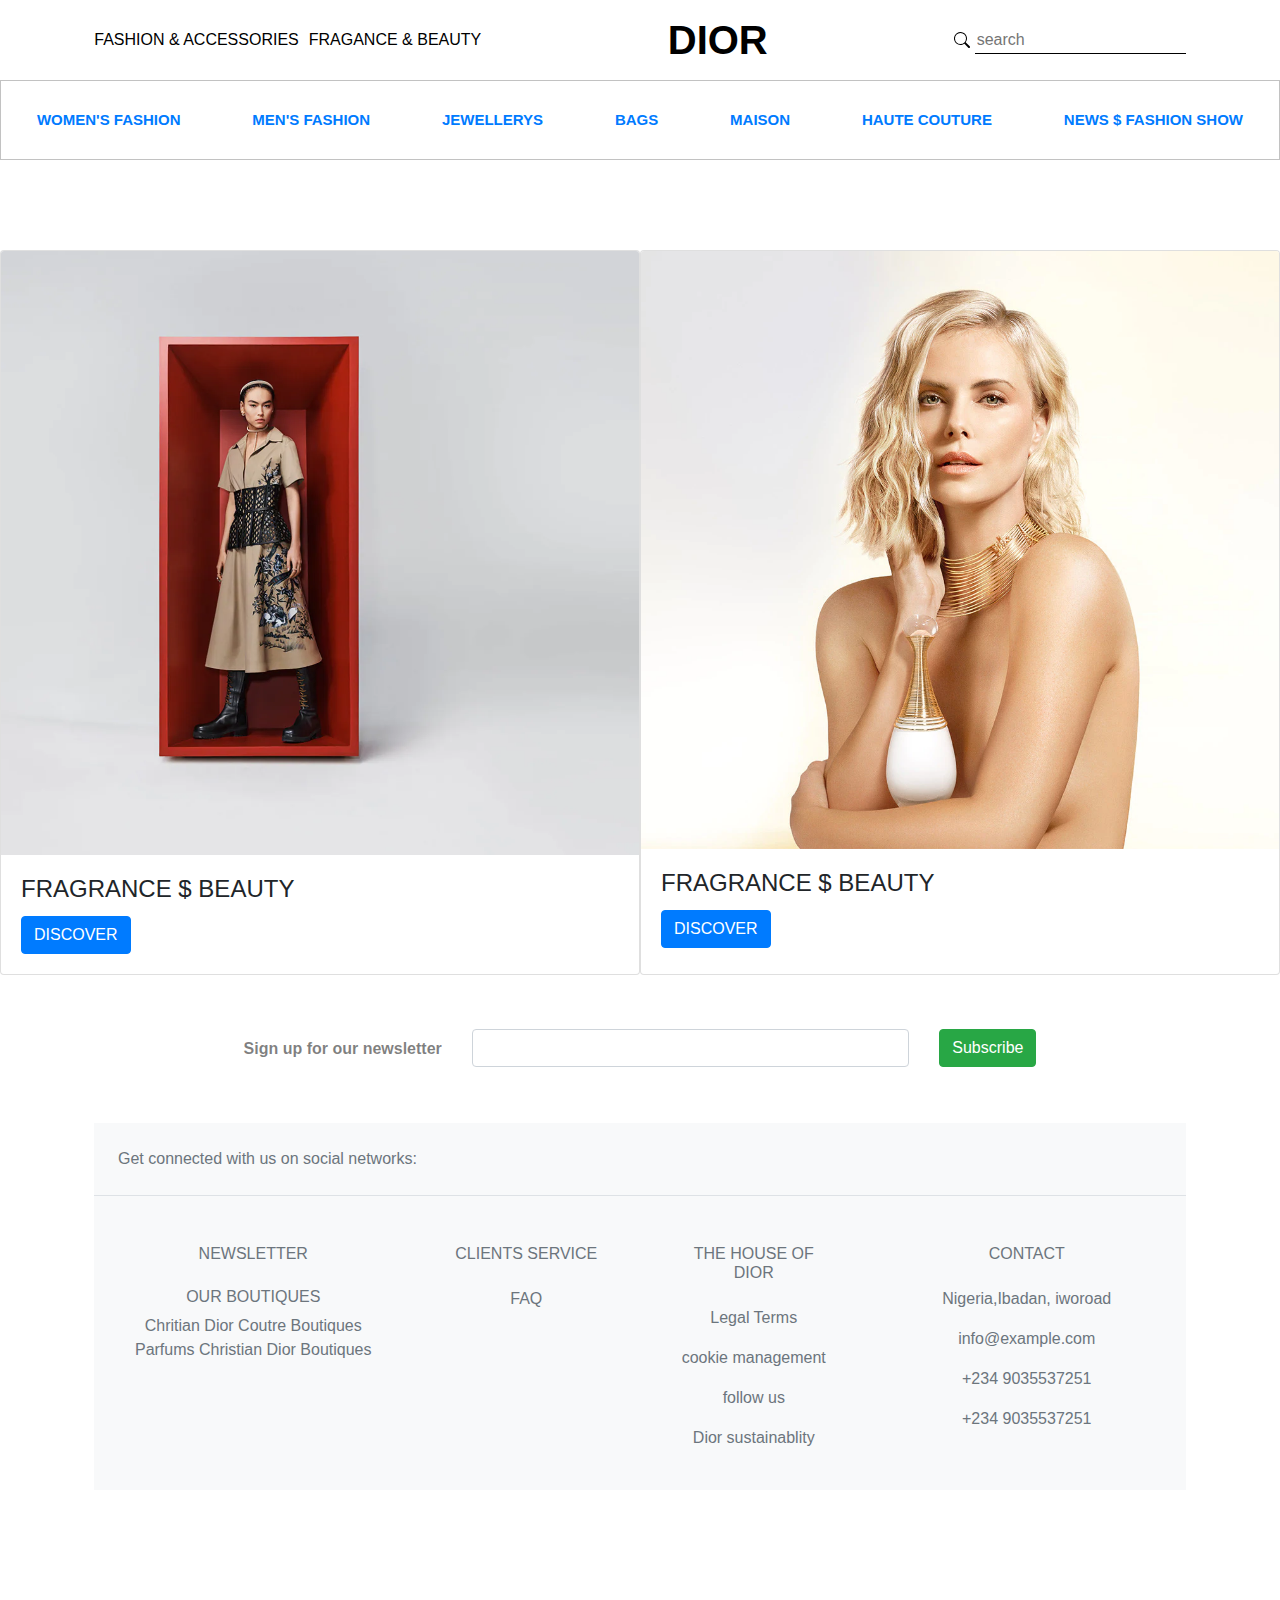
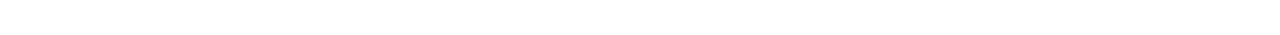
<file: index.html>
<!DOCTYPE html>
<html lang="en">
<head>
    <meta charset="UTF-8">
    <meta http-equiv="X-UA-Compatible" content="IE=edge">
    <meta name="viewport" content="width=device-width, initial-scale=1.0">
    <title>Document</title>
    <!-- Latest compiled and minified CSS -->
<link rel="stylesheet" href="https://cdn.jsdelivr.net/npm/bootstrap@4.6.1/dist/css/bootstrap.min.css">

<!-- jQuery library -->
<script src="https://cdn.jsdelivr.net/npm/jquery@3.6.0/dist/jquery.slim.min.js"></script>

<!-- Popper JS -->
<script src="https://cdn.jsdelivr.net/npm/popper.js@1.16.1/dist/umd/popper.min.js"></script>

<!-- Latest compiled JavaScript -->
<script src="https://cdn.jsdelivr.net/npm/bootstrap@4.6.1/dist/js/bootstrap.bundle.min.js"></script>
<link rel="stylesheet" href="./HTML/CSS/dior.css">
</head>
<body>
  <div class="jam">
<div class="allHead">
  <header class="head">
    <div class="head2">
    <a href=""><div class="r1">FASHION & ACCESSORIES</div></a>
      <a href=""><div class="roqueeb">FRAGANCE & BEAUTY</div></a>
    </div>
    <a href=""><div class="diortext">DIOR</div></a>
    <a href="">
      <svg xmlns="http://www.w3.org/2000/svg" width="16" height="16" fill="currentColor" class="bi bi-search" viewBox="0 0 16 16">
        <path d="M11.742 10.344a6.5 6.5 0 1 0-1.397 1.398h-.001c.03.04.062.078.098.115l3.85 3.85a1 1 0 0 0 1.415-1.414l-3.85-3.85a1.007 1.007 0 0 0-.115-.1zM12 6.5a5.5 5.5 0 1 1-11 0 5.5 5.5 0 0 1 11 0z"/>
        
      </svg>
      <input class="dark" type="text" placeholder="search">
    </div></a>
  </header>
  <div class="header2">
    <div class=""><a href="./HTML/up.html">WOMEN'S FASHION</a></div>
    <div class="hide1"><a href="">MEN'S FASHION</a></div>
    <div class=""><a href="">JEWELLERYS</a></div>
    <div class=""><a href="">BAGS</a></div>
    <div class=""><a href="">MAISON</a></div>
    <div class="hide1"><a href="">HAUTE COUTURE</a></div>
    <div class="hide1"><a href="">NEWS $ FASHION SHOW</a></div>
      
  <!-- </div>  -->
  
  </div>
</div>

  <div class="content">
    <!-- <div class="manual2">
        <div class="note">
          <div class="">
            <div>FASHION $ ACCESSORIES</div>
            <a  class="" href="./inside.html">discover</a>
          </div>
        </div>
        <div class="noteb">FRANGRANCE $ BEAUTY</div> 
        
    </div> -->

 
    
     
       <!-- <div class="give">
        <div class="phone">
          <div><p> FRAGRANCE$BEAUTY</p>
            <a class="down" href="../HTML/inside.html">FIND MORE</a>
          </div>
         
        </div>
        
     
        <div class="phone1">
          <div><p>FRAGRANCE $ BEAUTY</p> 
            <a href="../HTML/inside.html">FIND MORE</a>
          </div> -->
         
        </div>
      </div>
      <div class="none">
      <div class="card" style="width:50%">
        <img class="card-img-top" src="./IMAGES/cdc-dispatch12_1440_1200.webp" alt="Card image">
        <div class="card-body">
          <h4 class="card-title">FRAGRANCE $ BEAUTY</h4>
          <!-- <p class="card-text"></p> -->
          <a href="./HTML/inside.html" class="btn btn-primary">DISCOVER</a>
        </div>
      </div>
      <div class="card" style="width:50%">
        <img class="card-img-top" src="./IMAGES/pcd-dispatch21_1440_1200.webp" alt="Card image">
        <div class="card-body">
          <h4 class="card-title">FRAGRANCE $ BEAUTY</h4>
          <!-- <p class="card-text">Some example text.</p> -->
          <a href="./HTML/inside.html" class="btn btn-primary">DISCOVER</a>
        </div>
      </div>
    
      </div>
    
    
  </div>
  <footer class="calc">
    <!-- <div class="six">
      <h6>explore more</h6>
      <div>gift for her</div>
      <div>gift for him</div>
      <div>women's bags</div>
      <div>men's sneakers</div>
      <div>women's fashion</div>
    </div> -->

    <!-- <div  class="fulter content">
      <h6>expore</h6>
      <div>women's fashion</div>
      <div>men's fashion</div>
      <div class="nake">jewelry</div>
     </div> 


    <div  class="fulter">
     <h4>NEWSLETTER   </h4>
     <h4>CLIENT SERVICE</h4>
     <h4>THE HOUSE OF DIOR</h4>
     <h4 class="nake">COUNTRY/REGION</h4>
    </div>
    <div class="move">
     
    <form class="contactUs" action="">
      <input class="brands" type="text" placeholder="search your emails">
    </form>
    <div>contact</div>
    <div class="cap">legal terms</div>
    
    <form class="menu" action="">
      <input class="noke" type="text" placeholder="international version">
    </form>
    
     
    

      
      
   
    </div> -->
 
    

    <footer class=" text-center text-white">
      <!-- Grid container -->
      <div class="container p-4 pb-0">
        <!-- Section: Form -->
        <section class="">
          <form action="">
            <!--Grid row-->
            <div class="row d-flex justify-content-center">
              <!--Grid column-->
              <div class="col-auto text-black-50">
                <p class="pt-2">
                  <strong>Sign up for our newsletter</strong>
                </p>
              </div>
              <!--Grid column-->
    
              <!--Grid column-->
              <div class="col-md-5 col-12">
                <!-- Email input -->
                <div class="form-outline form-white mb-4">
                    <input type="email" id="form5Example29" class="form-control" />
                  <label class="form-label" for="form5Example29">Email address</label>
                </div>
              </div>
              <!--Grid column-->
    
              <!--Grid column-->
              <div class="col-auto">
                <!-- Submit button -->
                <button type="submit" class="btn btn-success mb-4">
                  Subscribe
                </button>
              </div>
              <!--Grid column-->
            </div>
            <!--Grid row-->
          </form>

          <footer class="text-center text-lg-start bg-light text-muted">
            <!-- Section: Social media -->
            <section class="d-flex justify-content-center justify-content-lg-between p-4 border-bottom">
              <!-- Left -->
              <div class="me-5 d-none d-lg-block">
                <span>Get connected with us on social networks:</span>
              </div>
              <!-- Left -->
          
              <!-- Right -->
              <div>
                <a href="" class="me-4 text-reset">
                  <i class="fab fa-facebook-f"></i>
                </a>
                <a href="" class="me-4 text-reset">
                  <i class="fab fa-twitter"></i>
                </a>
                <a href="" class="me-4 text-reset">
                  <i class="fab fa-google"></i>
                </a>
                <a href="" class="me-4 text-reset">
                  <i class="fab fa-instagram"></i>
                </a>
                <a href="" class="me-4 text-reset">
                  <i class="fab fa-linkedin"></i>
                </a>
                <a href="" class="me-4 text-reset">
                  <i class="fab fa-github"></i>
                </a>
              </div>
              <!-- Right -->
            </section>
            <!-- Section: Social media -->
          
            <!-- Section: Links  -->
            <section class="">
              <div class="container text-center text-md-start mt-5">
                <!-- Grid row -->
                <div class="row mt-3">
                  <!-- Grid column -->
                  <div class="col-md-3 col-lg-4 col-xl-3 mx-auto mb-4">
                    <!-- Content -->
                    <h6 class="text-uppercase fw-bold mb-4">
                      <i class="fas fa-gem me-3"></i>NEWSLETTER
                    </h6>
                    <p>
                     <h6>OUR BOUTIQUES</h6>
                     <div>Chritian Dior Coutre Boutiques</div>
                     <div>Parfums Christian Dior Boutiques</div>
                   
                    </p>
                  </div>
                  <!-- Grid column -->
          
                  <!-- Grid column -->
                  <div class="col-md-2 col-lg-2 col-xl-2 mx-auto mb-4">
                    <!-- Links -->
                    <h6 class="text-uppercase fw-bold mb-4">
                      CLIENTS SERVICE
                    </h6>
                    <p>
                      <a href="#!" class="text-reset">FAQ</a>
                    </p>
                    <p>
                      <!-- <a href="#!" class="text-reset">React</a> -->
                    </p>
                    <p>
                      <!-- <a href="#!" class="text-reset">Vue</a> -->
                    </p>
                    <p>
                      <!-- <a href="#!" class="text-reset">Laravel</a> -->
                    </p>
                  </div>
                  <!-- Grid column -->
          
                  <!-- Grid column -->
                  <div class="col-md-3 col-lg-2 col-xl-2 mx-auto mb-4">
                    <!-- Links -->
                    <h6 class="text-uppercase fw-bold mb-4">
                      THE HOUSE OF DIOR
                    </h6>
                    <p>
                      <a href="#!" class="text-reset">Legal Terms</a>
                    </p>
                    <p>
                      <a href="#!" class="text-reset">cookie management</a>
                    </p>
                    <p>
                      <a href="#!" class="text-reset">follow us</a>
                    </p>
                    <p>
                      <a href="#!" class="text-reset">Dior sustainablity</a>
                    </p>
                  </div>
                  <!-- Grid column -->
          
                  <!-- Grid column -->
                  <div class="col-md-4 col-lg-3 col-xl-3 mx-auto mb-md-0 mb-4">
                    <!-- Links -->
                    <h6 class="text-uppercase fw-bold mb-4">Contact</h6>
                    <p><i class="fas fa-home me-3"></i> Nigeria,Ibadan, iworoad</p>
                    <p>
                      <i class="fas fa-envelope me-3"></i>
                      info@example.com
                    </p>
                    <p><i class="fas fa-phone me-3"></i> +234 9035537251</p>
                    <p><i class="fas fa-print me-3"></i> +234 9035537251</p>
                  </div>
                  <!-- Grid column -->
                </div>
                <!-- Grid row -->
              </div>
            </section>
            <!-- Section: Links  -->
          
            <!-- Copyright -->
            
            <!-- Copyright -->
          </footer>
        </section>
        <!-- Section: Form -->
      </div>
      <!-- Grid container -->   
    </footer>
    
  </footer>
</div>

</body>
</html>
</file>
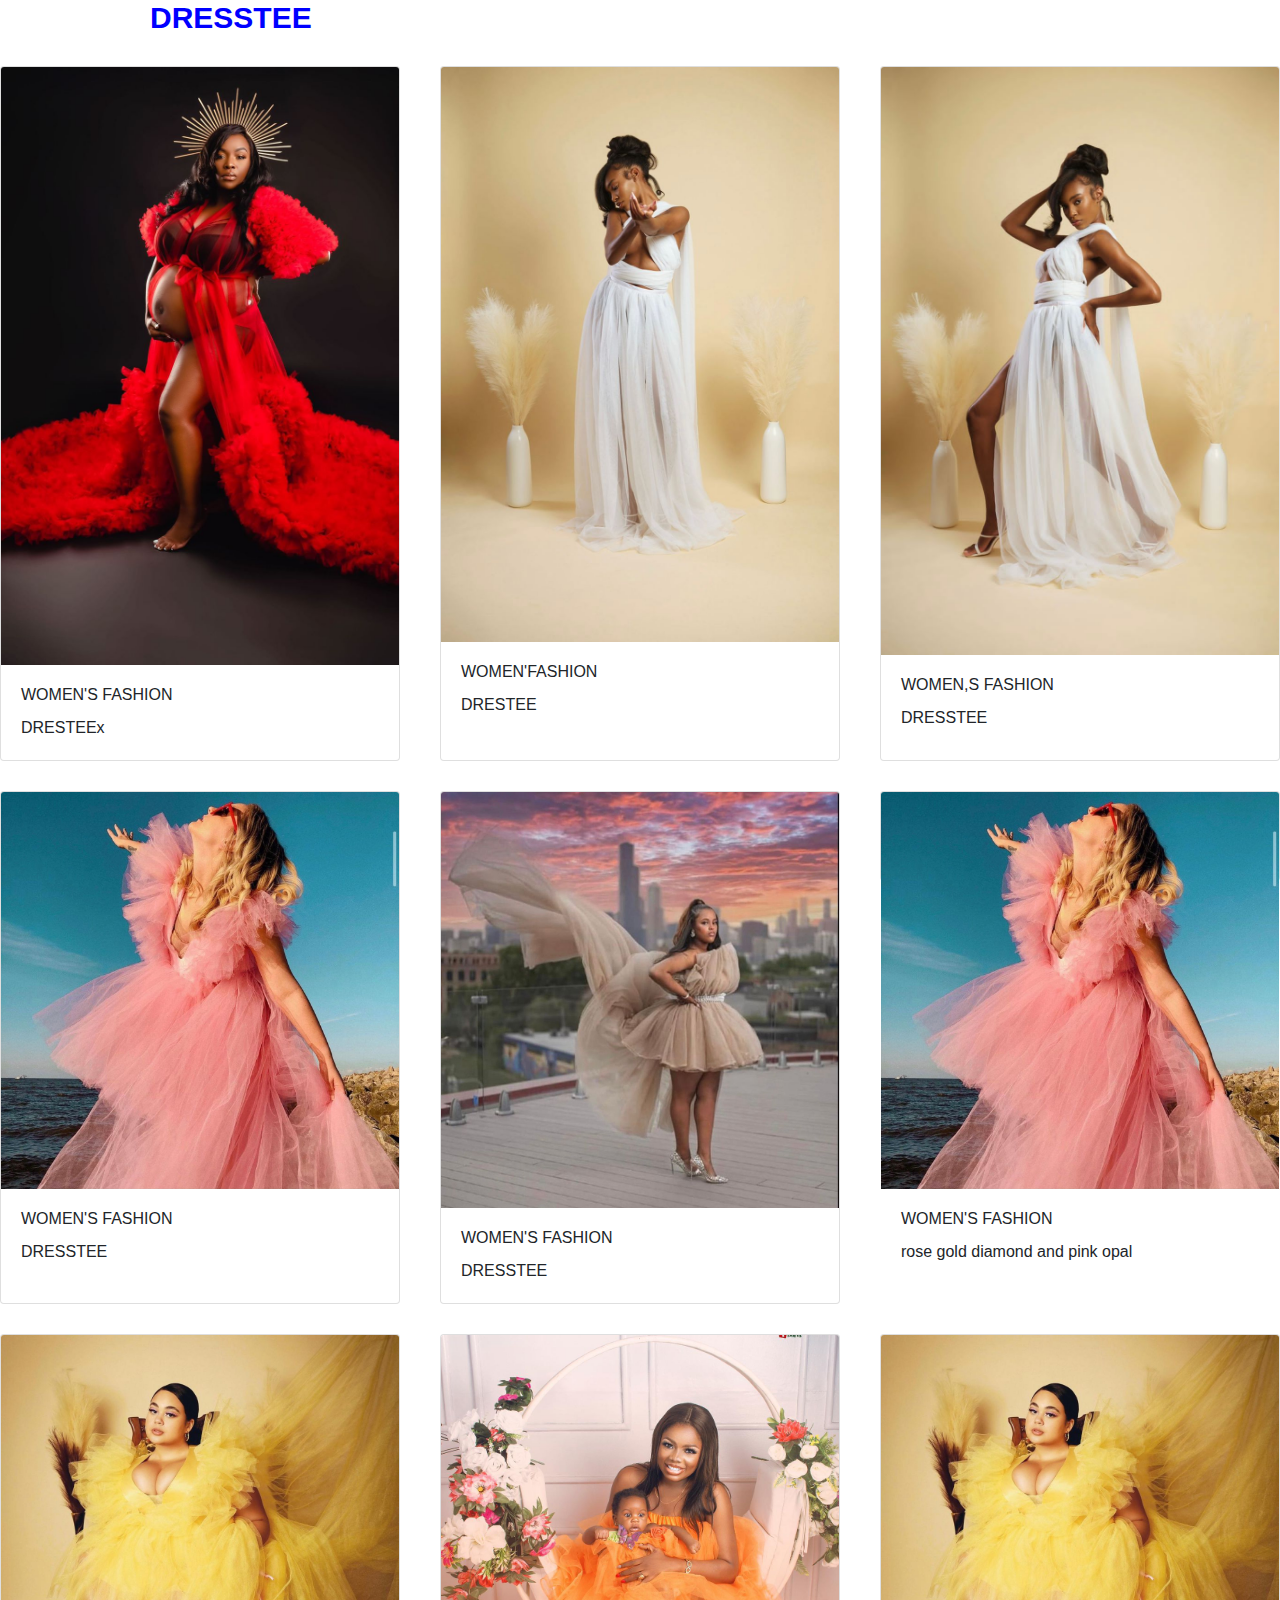
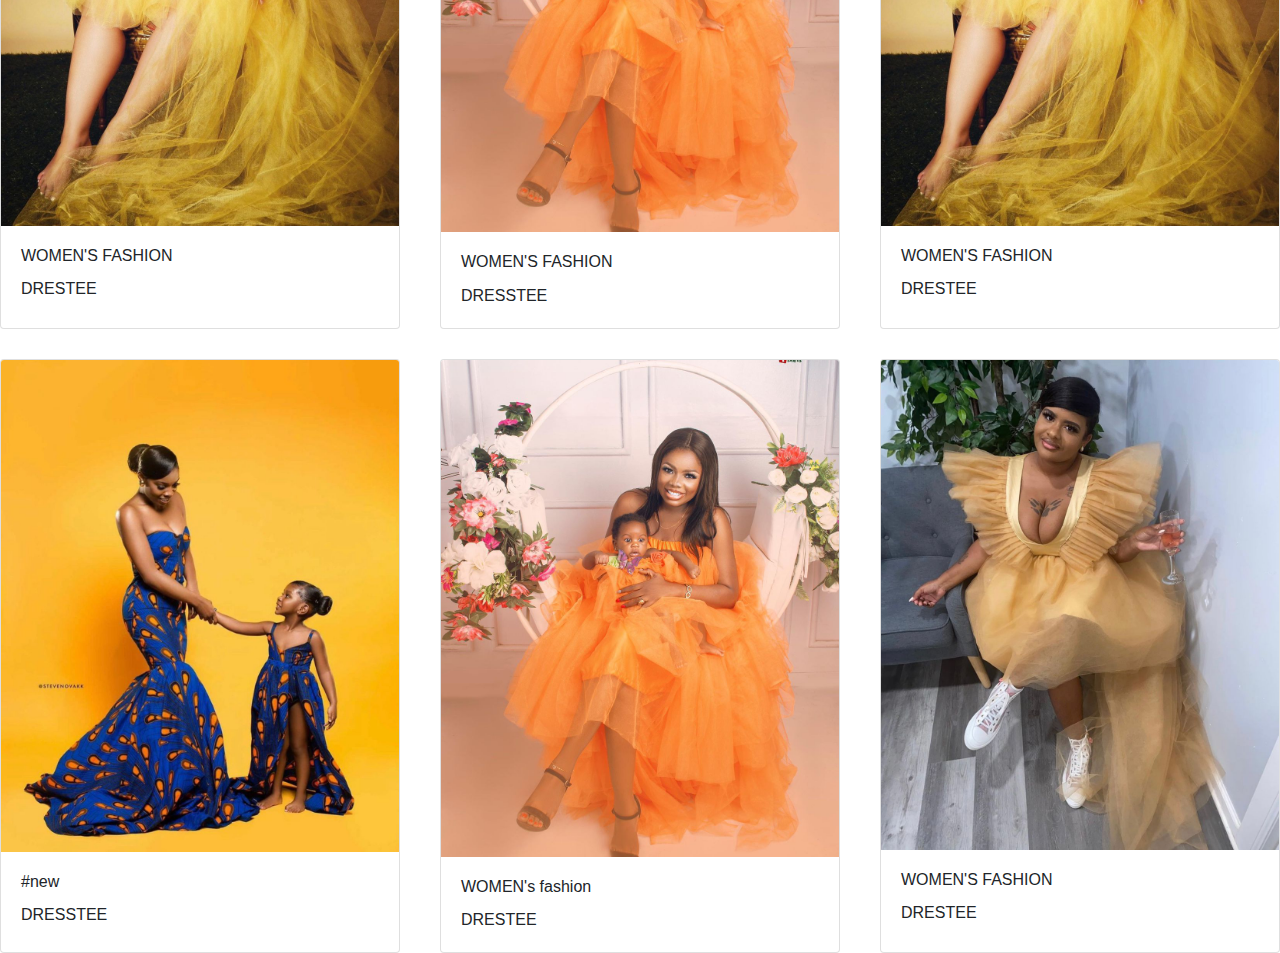
<file: HTML/drestee.html>
<!DOCTYPE html>
<htm lang="en">
<head>
    <meta charset="UTF-8">
    <meta http-equiv="X-UA-Compatible" content="IE=edge">
    <meta name="viewport" content="width=device-width, initial-scale=1.0">
    <title>Document</title>
     <!-- Latest compiled and minified CSS -->
<link rel="stylesheet" href="https://cdn.jsdelivr.net/npm/bootstrap@4.6.1/dist/css/bootstrap.min.css">

<!-- jQuery library -->
<script src="https://cdn.jsdelivr.net/npm/jquery@3.6.0/dist/jquery.slim.min.js"></script>

<!-- Popper JS -->
<script src="https://cdn.jsdelivr.net/npm/popper.js@1.16.1/dist/umd/popper.min.js"></script>

<!-- Latest compiled JavaScript -->
<script src="https://cdn.jsdelivr.net/npm/bootstrap@4.6.1/dist/js/bootstrap.bundle.min.js"></script>
<link rel="stylesheet" href="./CSS/drestee.css">
</head>

    <div class="body">
        <h4 class="dee">DRESSTEE</h4>
        <div class="new">
            <div class="card" style="width:400px">
                <img class="card-img-top" src="../IMAGES/PZRB9359.JPG" alt="Card image">
                <div class="card-body">
                  <h6 class="card-title">WOMEN'S FASHION</h6>
                  <p class="card-text">DRESTEEx</p>
                  <!-- <a href="#" class="btn btn-primary">See Profile</a> -->
                </div>
            </div>
            <div class="card" style="width:400px">
                <img class="card-img-top" src="../IMAGES/QRXI8272.JPG" alt="Card image">
                <div class="card-body">
                  <h6 class="card-title">WOMEN'FASHION</h6>
                  <p class="card-text">DRESTEE</p>
                  <!-- <a href="#" class="btn btn-primary">See Profile</a> -->
                </div>
            </div>
            <div class="card" style="width:400px">
                <img class="card-img-top" src="../IMAGES/CNKZ8537.JPG" alt="Card image">
                <div class="card-body">
                  <h6 class="card-title">WOMEN,S FASHION</h6>
                  <p class="card-text">DRESSTEE</p>
                  <!-- <a href="#" class="btn btn-primary">See Profile</a> -->
                </div>
            </div>
        </div>
        <div class="fake">
        <div class="card" style="width:400px">
            <img class="card-img-top" src="../IMAGES/good.jpg" alt="Card image">
            <div class="card-body">
              <h6 class="card-title">WOMEN'S FASHION</h6>
              <p class="card-text">DRESSTEE</p>
              <!-- <a href="#" class="btn btn-primary">See Profile</a> -->
            </div>
        </div>
        <div class="card" style="width:400px">
            <img class="card-img-top" src="../IMAGES/flu.jpg" alt="Card image">
            <div class="card-body">
              <h6 class="card-title">WOMEN'S FASHION</h6>
              <p class="card-text">DRESSTEE</p>
              <!-- <a href="#" class="btn btn-primary">See Profile</a> -->
            </div>
        </div>
        <div class="card a" style="width:400px">
            <img class="card-img-top" src="../IMAGES/good.jpg" alt="Card image">
            <div class="card-body">
              <h6 class="card-title">WOMEN'S FASHION</h6>
              <p class="card-text"> rose gold diamond and pink opal</p>
              <!-- <a href="#" class="btn btn-primary">See Profile</a> -->
            </div>
        </div>
        </div>
        <div class="demy">
            <div class="card" style="width:400px ">
                <img class="card-img-top" src="../IMAGES/yel.jpg" alt="Card image">
                <div class="card-body">
                  <h6 class="card-title">WOMEN'S FASHION</h6>
                  <p class="card-text">DRESTEE</p>
                  <!-- <a href="#" class="btn btn-primary">See Profile</a> -->
                </div>
            </div>
            <div class="card" style="width:400px">
                <img class="card-img-top" src="../IMAGES/des.jpg" alt="Card image">
                <div class="card-body">
                  <h6 class="card-title">WOMEN'S FASHION</h6>
                  <p class="card-text">DRESSTEE</p>
                  <!-- <a href="#" class="btn btn-primary">See Profile</a> -->
                </div>
            </div>
            <div class="card" style="width:400px">
                <img class="card-img-top" src="../IMAGES/yel.jpg" alt="Card image">
                <div class="card-body">
                  <h6 class="card-title">WOMEN'S FASHION</h6>
                  <p class="card-text">DRESTEE</p>
                  <!-- <a href="#" class="btn btn-primary">See Profile</a> -->
                </div>
            </div>

        </div>
        <div class="david">
            <div class="card" style="width:400px">
                <img class="card-img-top" src="../IMAGES/mother.jpg" alt="Card image">
                <div class="card-body">
                  <h6 class="card-title">#new</h6>
                  <p class="card-text">DRESSTEE</p>
                  <!-- <a href="#" class="btn btn-primary">See Profile</a> -->
                </div>
            </div>
            <div class="card" style="width:400px">
                <img class="card-img-top" src="../IMAGES/des.jpg" alt="Card image">
                <div class="card-body">
                  <h6 class="card-title">WOMEN's fashion</h6>
                  <p class="card-text">DRESTEE</p>
                  <!-- <a href="#" class="btn btn-primary">See Profile</a> -->
                </div>
            </div>
            <div class="card" style="width:400px">
                <img class="card-img-top" src="../IMAGES/fd.jpg" alt="Card image">
                <div class="card-body">
                  <h6 class="card-title">WOMEN'S FASHION</h6>
                  <p class="card-text">DRESTEE</p>
                  <!-- <a href="#" class="btn btn-primary">See Profile</a> -->
                </div>
            </div>
        </div>
        
    </div>

    


    
</body>
</html>
</file>
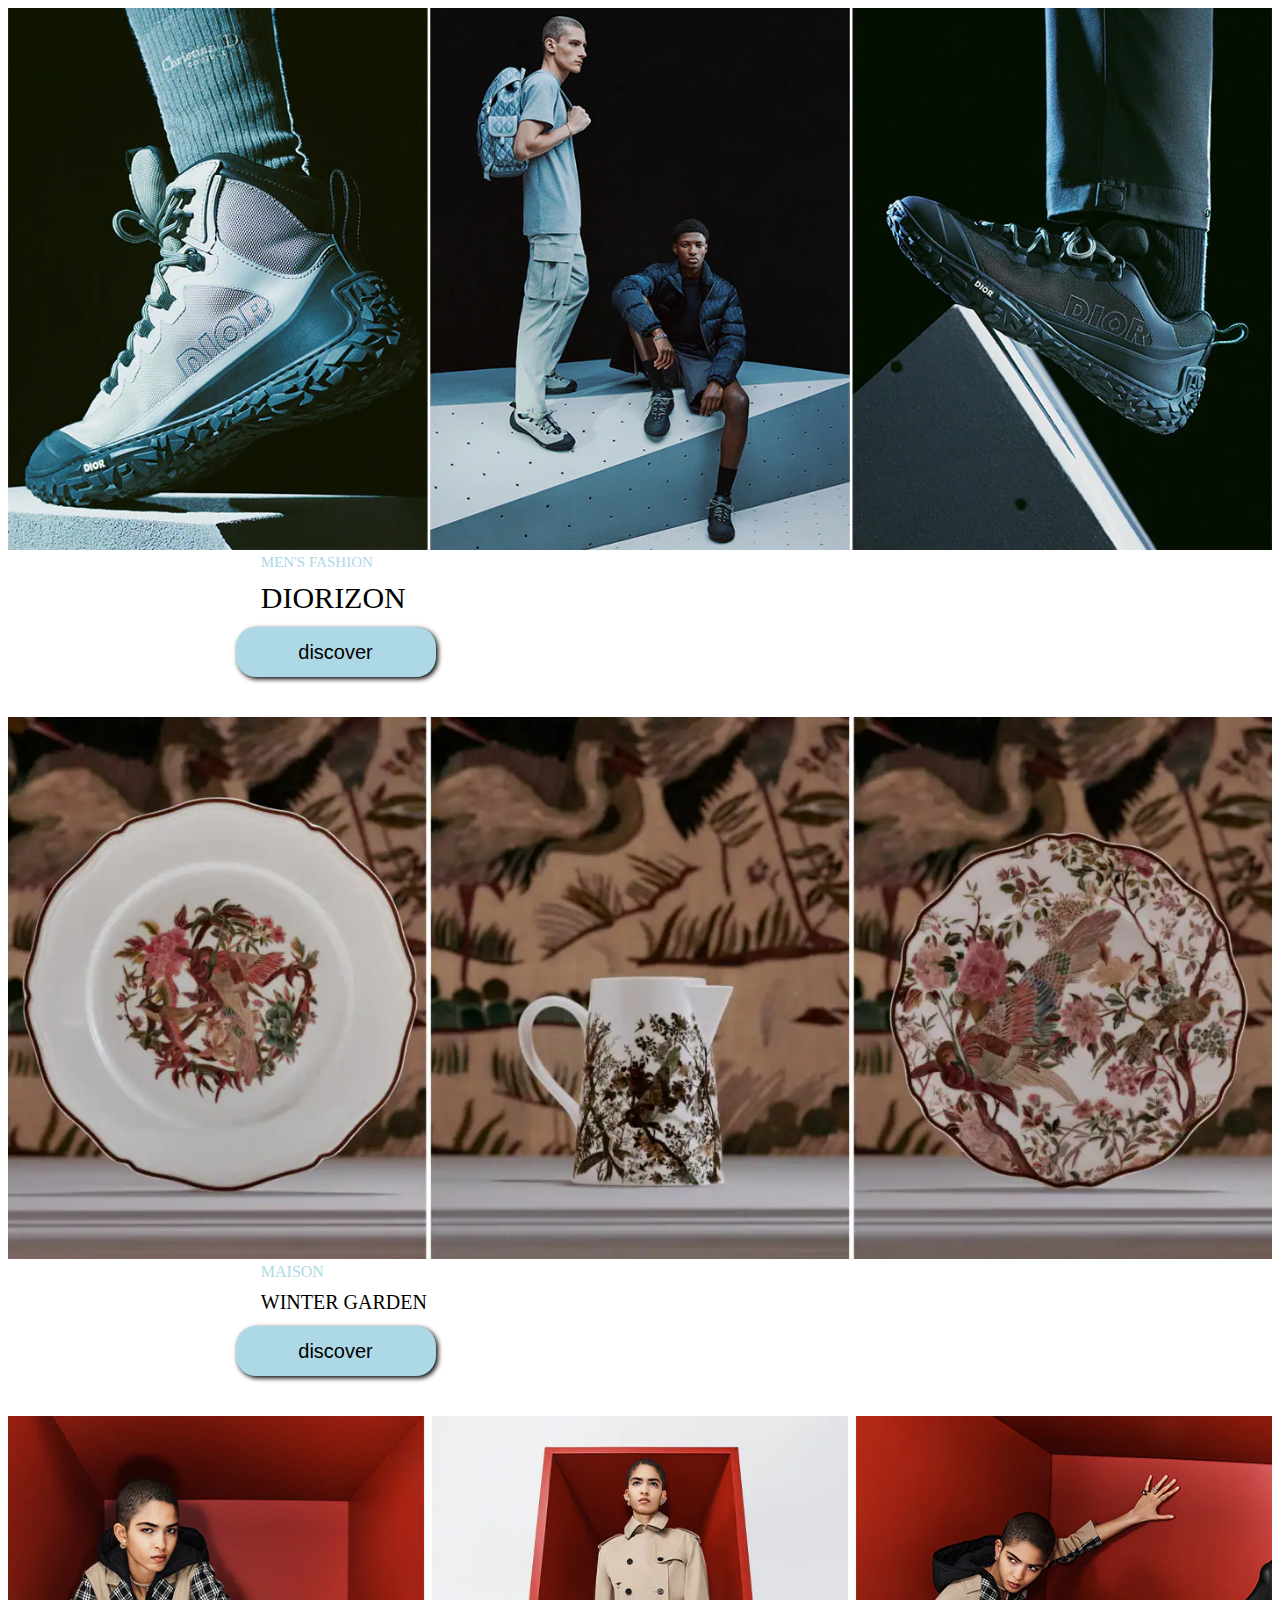
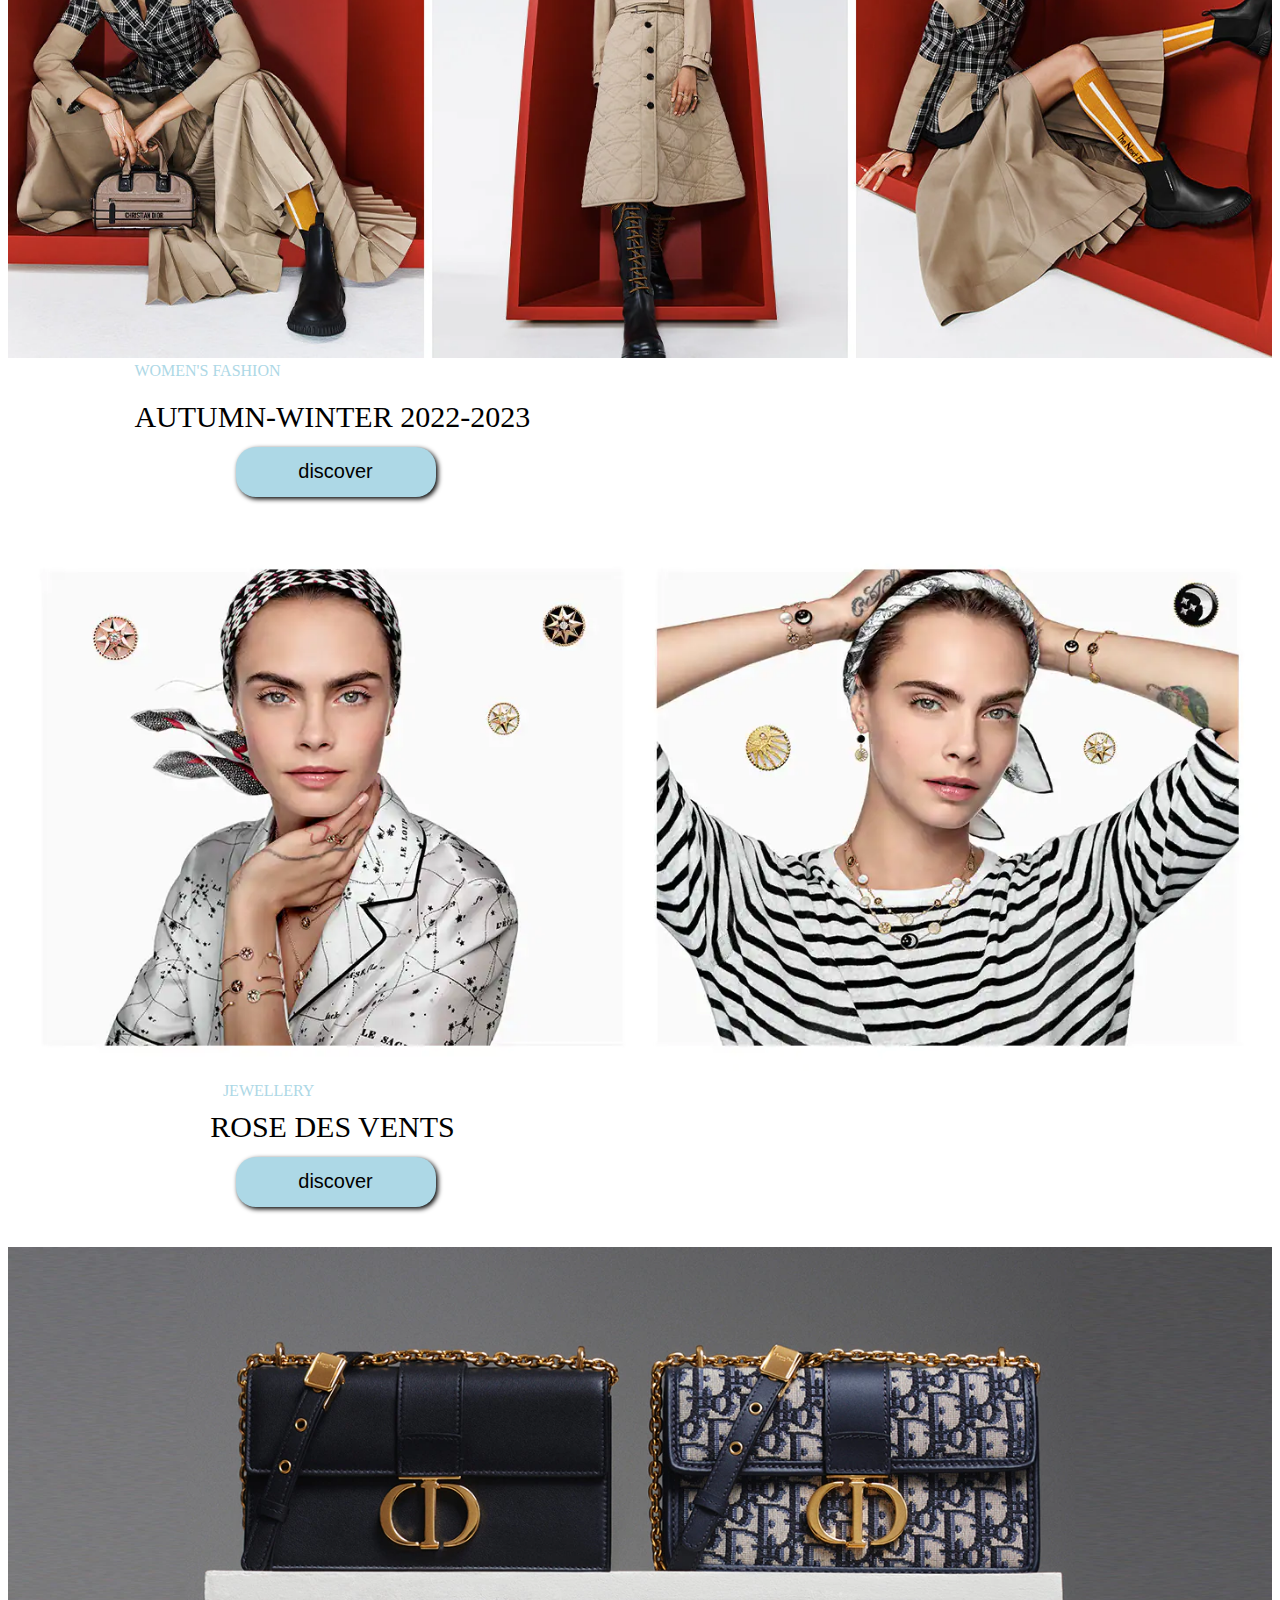
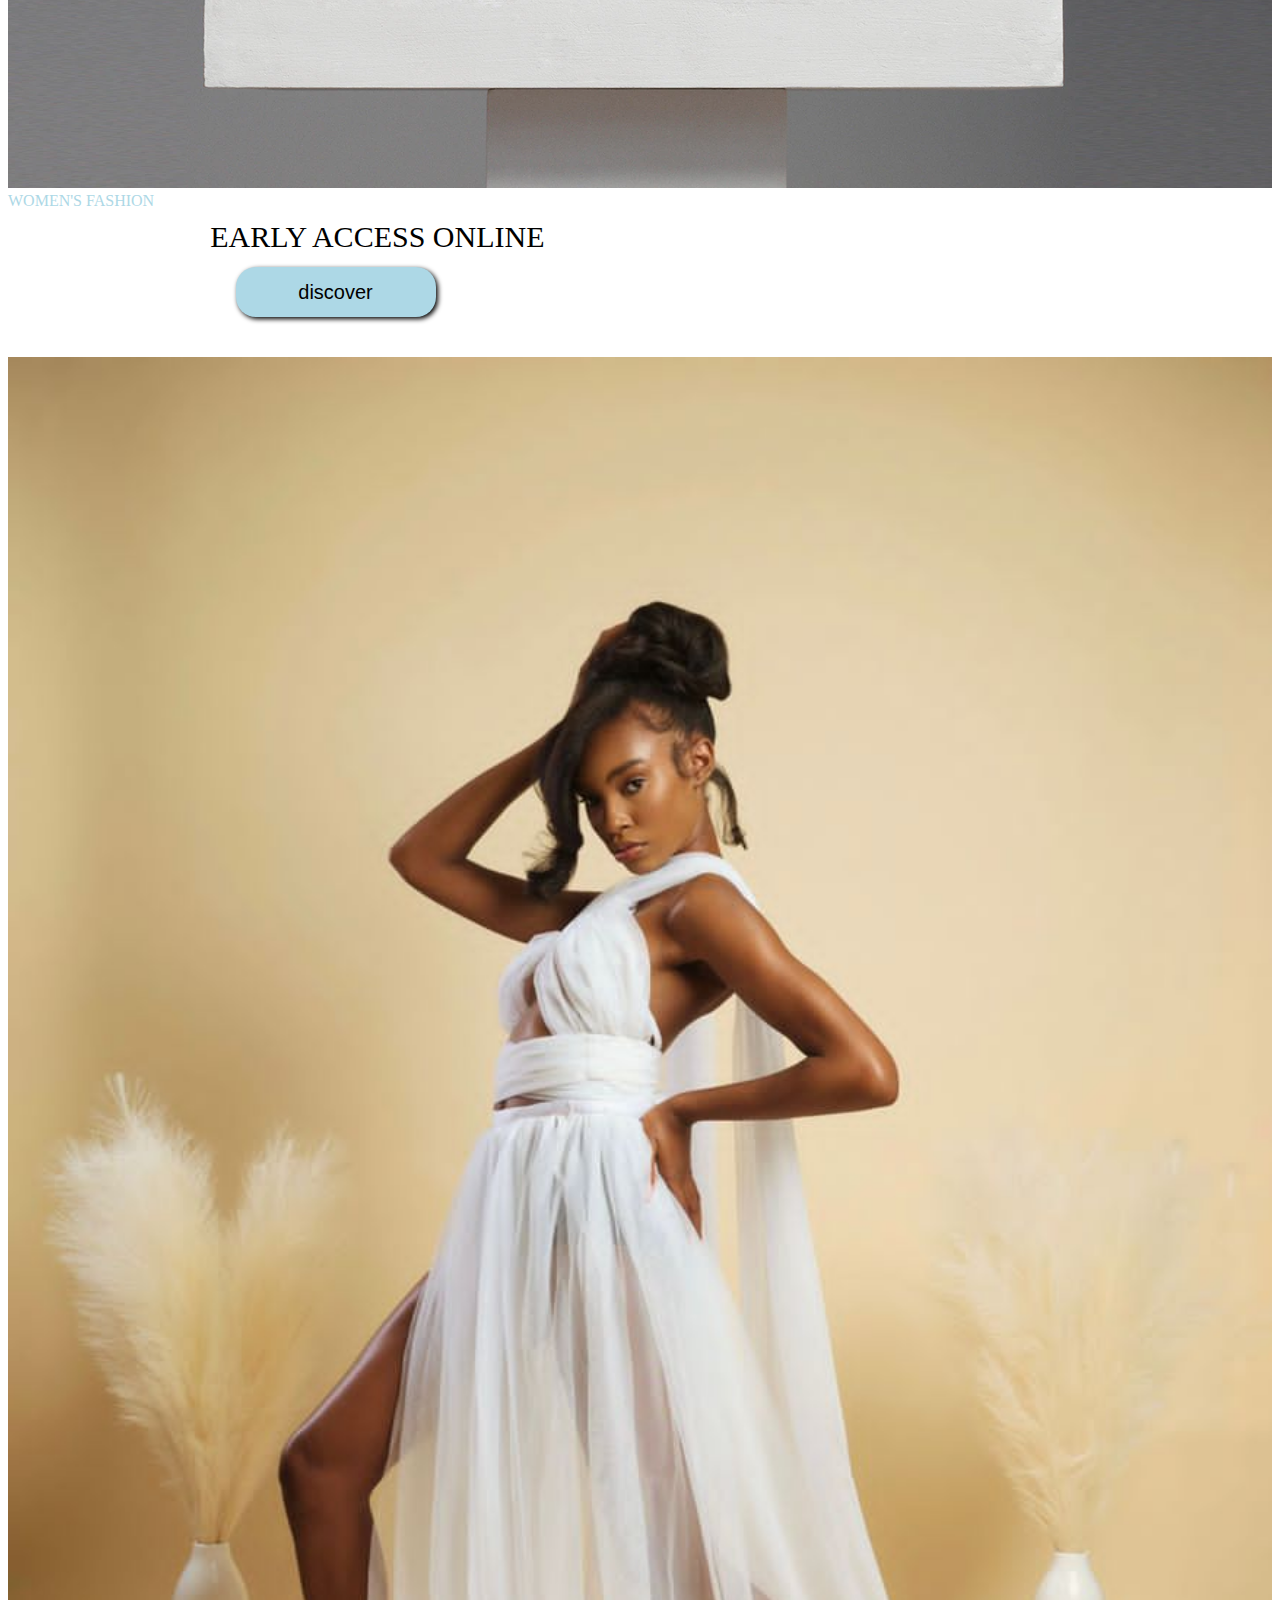
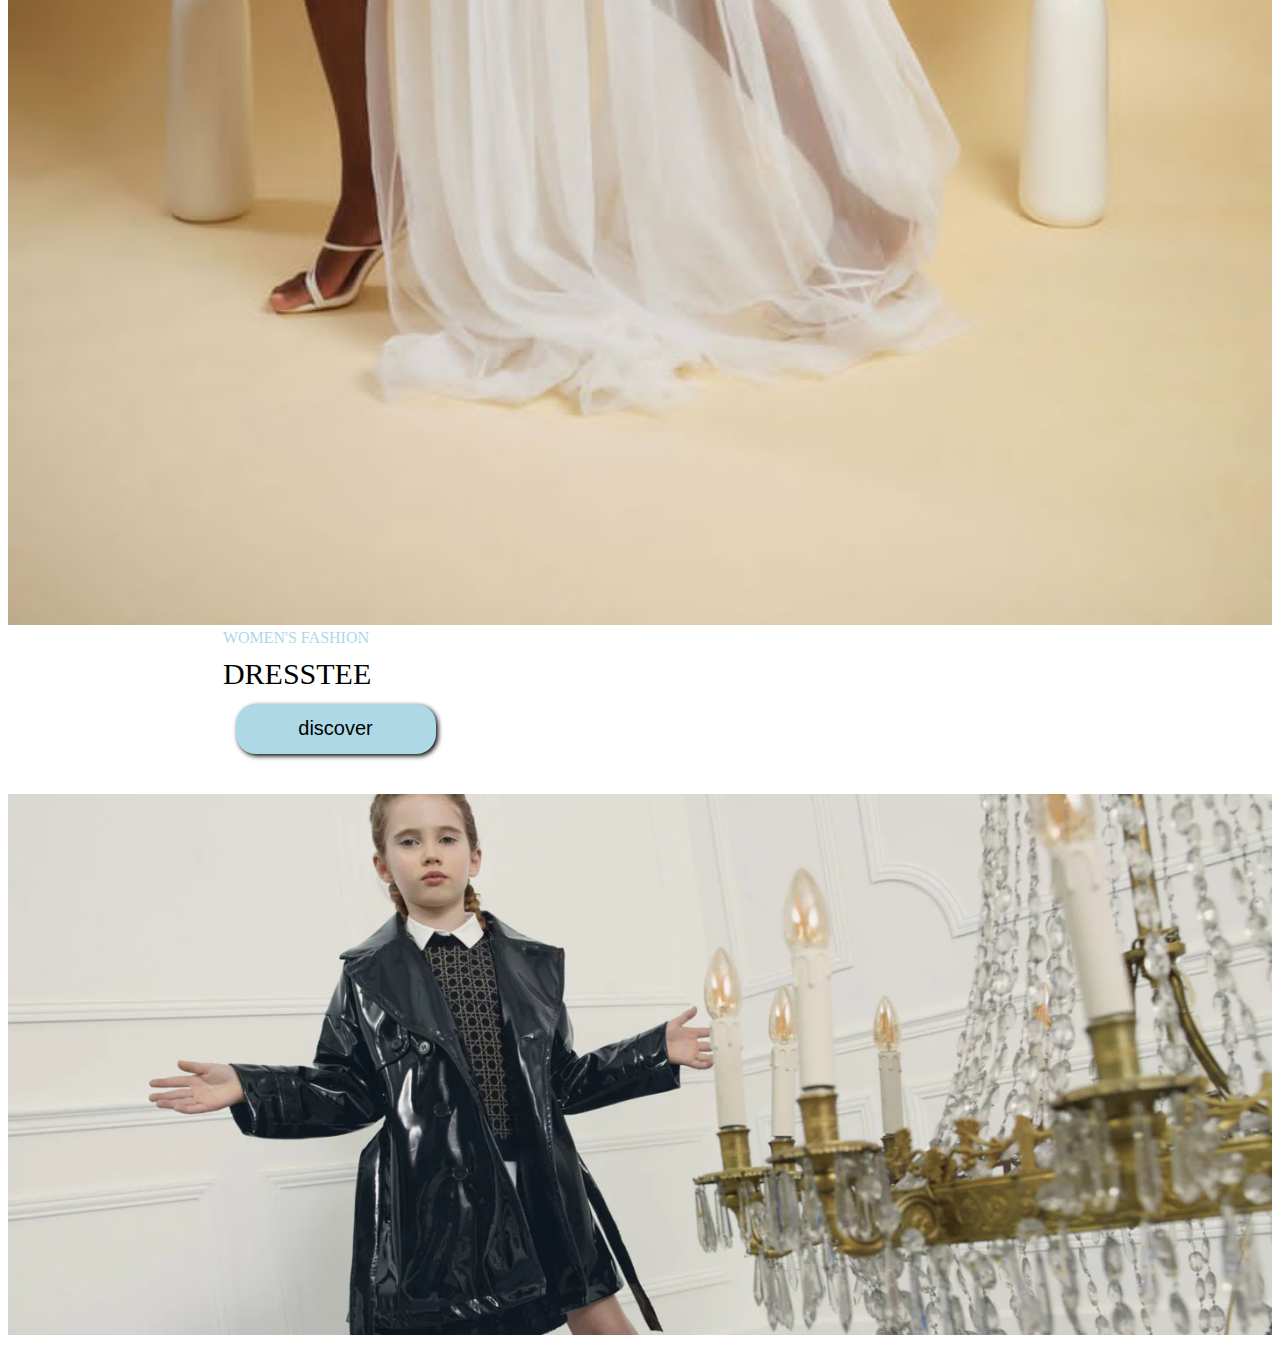
<file: HTML/inside.html>
<!DOCTYPE html>
<html lang="en">
<head>
    <meta charset="UTF-8">
    <meta http-equiv="X-UA-Compatible" content="IE=edge">
    <meta name="viewport" content="width=device-width, initial-scale=1.0">
    <title>Document</title>
    <link rel="stylesheet" href="./CSS/inside.css">
</head>
<body>
    <div class="body">
        <img class="cloth" src="../IMAGES/cdc-homme-diorizon91_1440_1200 (2).webp" alt="" width="100%">
        <div  class="men">MEN'S FASHION</div>
        <div class="zone">DIORIZON</div>
        <a href="./newshoe.html"> <button class="increase btn">discover
        </button></a>
        <div>
            <img  class="money" src="../IMAGES/cdc-maison-winter-garden10_1440_1200 (1).webp" alt="" width="100%">
            <div class="maison">MAISON</div>
            <div class="garden">WINTER GARDEN</div>
            
                <a href="./newbags.html"> <button class="increase btn">discover
                </button></a>

            
            <div>
                <img  class="src" src="../IMAGES/collection-automne-hiver-2022-202311_1440_1200 (1)good.webp" alt="" width="100%">
                <div class="women">WOMEN'S FASHION</div>
                <div class="ant">AUTUMN-WINTER 2022-2023 </div>
               <a href=""> <button class="increase btn">discover
            </button></a>
            </div>
            <div>
                <img class="hate" src="../IMAGES/badgirl.webp" alt="" width="100%">
                <div class="color">JEWELLERY</div>
                <div class="rose">ROSE DES VENTS</div>
                <a href="./jewelry.html"> <button class="increase btn">discover
                </button></a>
            

            </div>
            <div>
                <img  class="move" src="../IMAGES/bags.webp" alt="" width="100%">
                <div class="fash">WOMEN'S FASHION</div>
                <div class="access">EARLY ACCESS ONLINE</div>
                <a href=""> <button class="increase btn">discover
                </button></a>
            </div>
            <div>
                <img  class="demy" src="../IMAGES/CNKZ8537.JPG" alt="" width="100%">
                <div class="help">WOMEN'S FASHION</div>
                <div class="tee">DRESSTEE</div>
                <a href="./drestee.html"> <button class="increase btn">discover
                </button></a>
            </div>
            <div>
                <img class="web" src="../IMAGES/finegirl.webp" alt="" width="100%">
            </div>
        </div>
        
    </div>
   
    
</body>
</html>
</file>
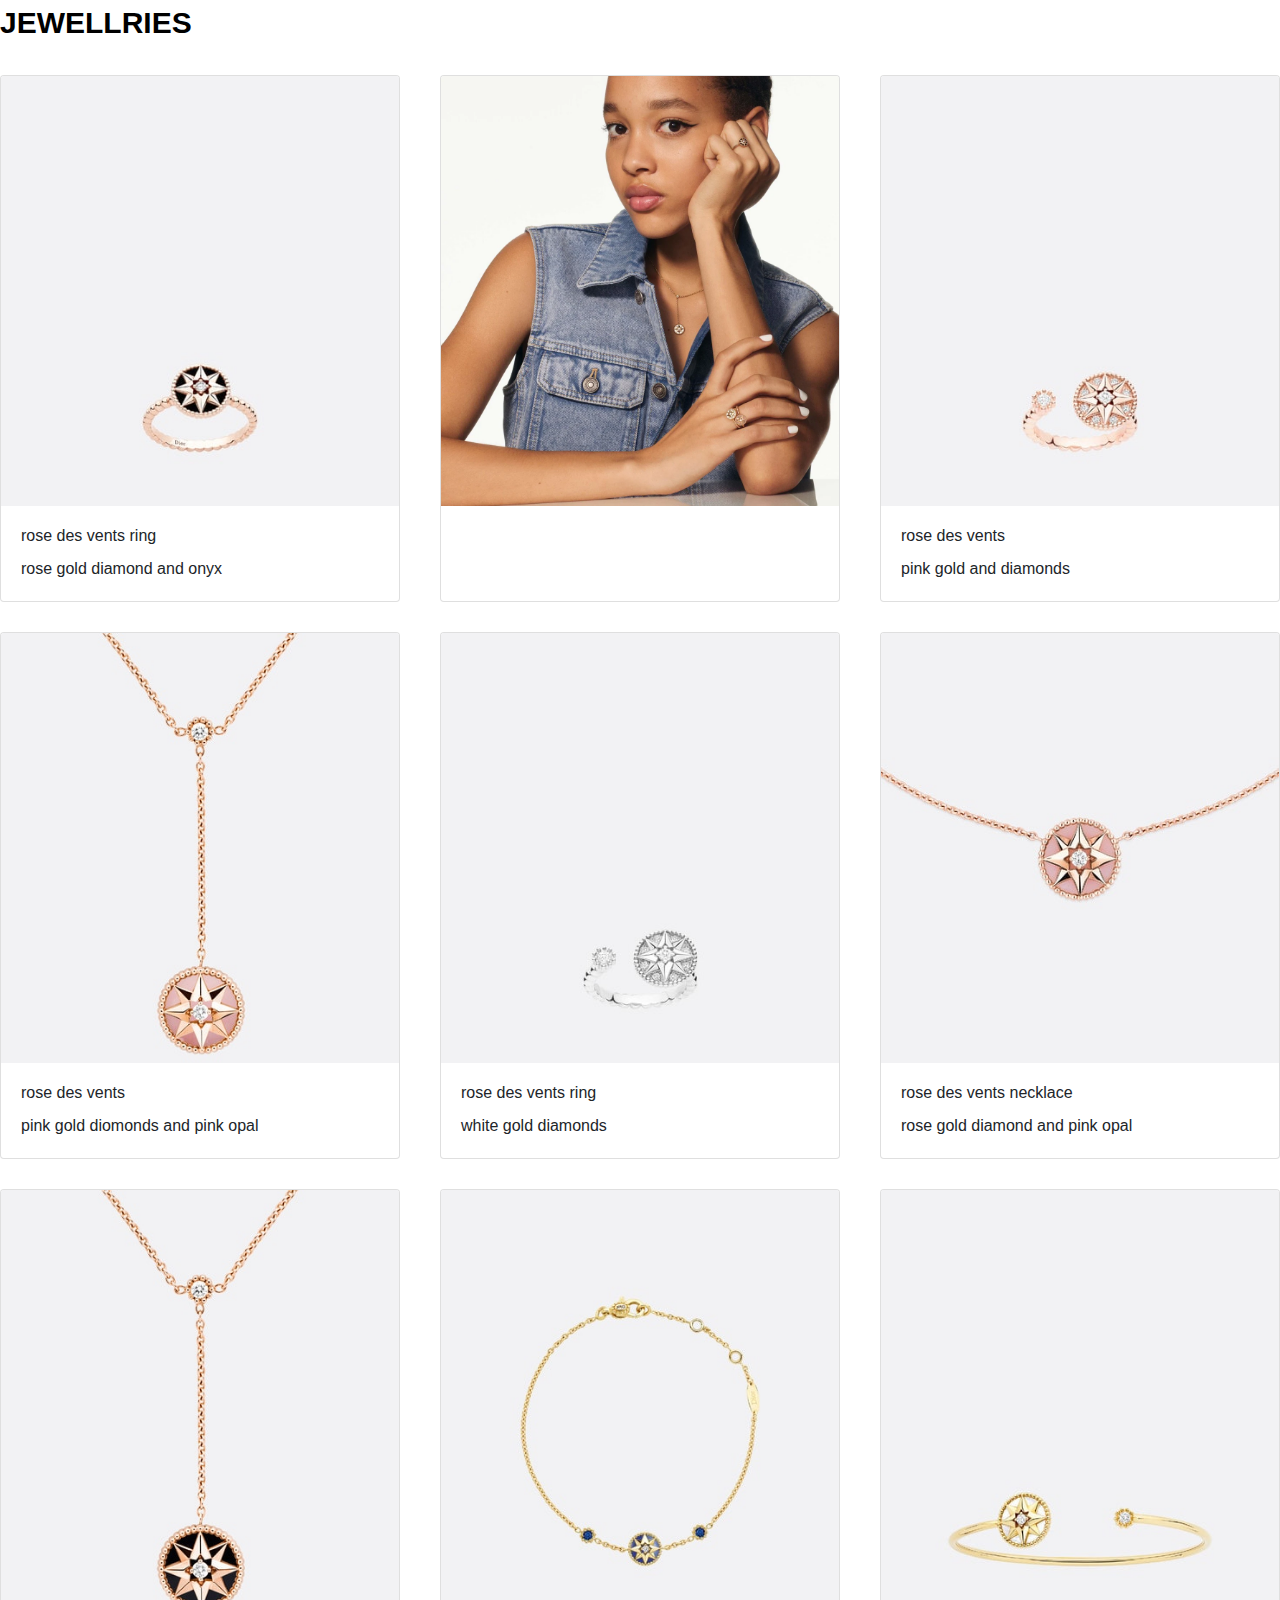
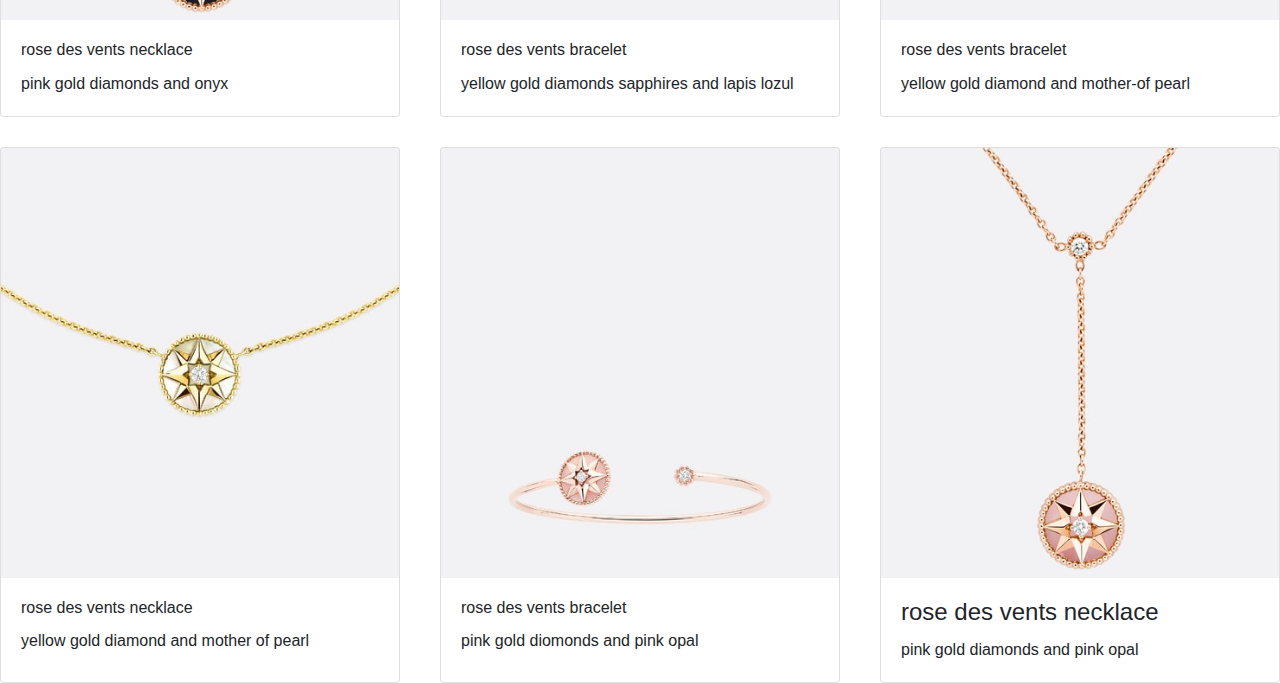
<file: HTML/jewelry.html>
<!DOCTYPE html>
<html lang="en">
<head>
    <meta charset="UTF-8">
    <meta http-equiv="X-UA-Compatible" content="IE=edge">
    <meta name="viewport" content="width=device-width, initial-scale=1.0">
    <title>Document</title>
          <!-- Latest compiled and minified CSS -->
<link rel="stylesheet" href="https://cdn.jsdelivr.net/npm/bootstrap@4.6.1/dist/css/bootstrap.min.css">

<!-- jQuery library -->
<script src="https://cdn.jsdelivr.net/npm/jquery@3.6.0/dist/jquery.slim.min.js"></script>

<!-- Popper JS -->
<script src="https://cdn.jsdelivr.net/npm/popper.js@1.16.1/dist/umd/popper.min.js"></script>

<!-- Latest compiled JavaScript -->
<script src="https://cdn.jsdelivr.net/npm/bootstrap@4.6.1/dist/js/bootstrap.bundle.min.js"></script>
<link rel="stylesheet" href="./CSS/jewelry.css">
</head>
<body>
    <div class="body">
      <div class="mam">JEWELLRIES</div>
        <div class="new">
            <div class="card" style="width:400px">
                <img class="card-img-top" src="../IMAGES/j11.jpg" alt="Card image">
                <div class="card-body">
                  <h6 class="card-title">rose des vents ring</h6>
                  <p class="card-text">rose gold diamond and onyx</p>
                  <!-- <a href="#" class="btn btn-primary">See Profile</a> -->
                </div>
            </div>
            <div class="card" style="width:400px">
                <img class="card-img-top" src="../IMAGES/j12.webp" alt="Card image">
                <div class="card-body">
                  <!-- <h6 class="card-title">DIORIZON HIKING SHOE</h6> -->
                  <!-- <p class="card-text">P</p> -->
                  <!-- <a href="#" class="btn btn-primary">See Profile</a> -->
                </div>
            </div>
            <div class="card" style="width:400px">
                <img class="card-img-top" src="../IMAGES/j16.jpg" alt="Card image">
                <div class="card-body">
                  <h6 class="card-title">rose des vents</h6>
                  <p class="card-text">pink gold and diamonds</p>
                  <!-- <a href="#" class="btn btn-primary">See Profile</a> -->
                </div>
            </div>
        </div>
        <div class="fake">
        <div class="card" style="width:400px">
            <img class="card-img-top" src="../IMAGES/je15.jpg" alt="Card image">
            <div class="card-body">
              <h6 class="card-title">rose des vents</h6>
              <p class="card-text">pink gold diomonds and pink opal</p>
              <!-- <a href="#" class="btn btn-primary">See Profile</a> -->
            </div>
        </div>
        <div class="card" style="width:400px">
            <img class="card-img-top" src="../IMAGES/je20.jpg" alt="Card image">
            <div class="card-body">
              <h6 class="card-title">rose des vents ring</h6>
              <p class="card-text">white gold diamonds</p>
              <!-- <a href="#" class="btn btn-primary">See Profile</a> -->
            </div>
        </div>
        <div class="card" style="width:400px">
            <img class="card-img-top" src="../IMAGES/jew10.jpg" alt="Card image">
            <div class="card-body">
              <h6 class="card-title">rose des vents necklace</h6>
              <p class="card-text"> rose gold diamond and pink opal</p>
              <!-- <a href="#" class="btn btn-primary">See Profile</a> -->
            </div>
        </div>
        </div>
        <div class="demy">
            <div class="card" style="width:400px">
                <img class="card-img-top" src="../IMAGES/jew19.jpg" alt="Card image">
                <div class="card-body">
                  <h6 class="card-title">rose des vents necklace</h6>
                  <p class="card-text">pink gold diamonds and onyx</p>
                  <!-- <a href="#" class="btn btn-primary">See Profile</a> -->
                </div>
            </div>
            <div class="card" style="width:400px">
                <img class="card-img-top" src="../IMAGES/jewel3.jpg" alt="Card image">
                <div class="card-body">
                  <h6 class="card-title">rose des vents bracelet</h6>
                  <p class="card-text">yellow gold diamonds sapphires and lapis lozul</p>
                  <!-- <a href="#" class="btn btn-primary">See Profile</a> -->
                </div>
            </div>
            <div class="card" style="width:400px">
                <img class="card-img-top" src="../IMAGES/jewlery6.jpg" alt="Card image">
                <div class="card-body">
                  <h6 class="card-title">rose des vents bracelet</h6>
                  <p class="card-text">yellow gold diamond and mother-of pearl</p>
                  <!-- <a href="#" class="btn btn-primary">See Profile</a> -->
                </div>
            </div>

        </div>
        <div class="david">
            <div class="card" style="width:400px">
                <img class="card-img-top" src="../IMAGES/jewle7.jpg" alt="Card image">
                <div class="card-body">
                  <h6 class="card-title">rose des vents necklace</h6>
                  <p class="card-text">yellow gold diamond and mother of pearl</p>
                  <!-- <a href="#" class="btn btn-primary">See Profile</a> -->
                </div>
            </div>
            <div class="card" style="width:400px">
                <img class="card-img-top" src="../IMAGES/jewl9.jpg" alt="Card image">
                <div class="card-body">
                  <h6 class="card-title">rose des vents bracelet</h6>
                  <p class="card-text">pink gold diomonds and pink opal</p>
                  <!-- <a href="#" class="btn btn-primary">See Profile</a> -->
                </div>
            </div>
            <div class="card" style="width:400px">
                <img class="card-img-top" src="../IMAGES/je15.jpg" alt="Card image">
                <div class="card-body">
                  <h4 class="card-title">rose des vents necklace</h4>
                  <p class="card-text">pink gold diamonds and pink opal</p>
                  <!-- <a href="#" class="btn btn-primary">See Profile</a> -->
                </div>
            </div>
        </div>
        
    </div>
    
</body>
</html>
</file>
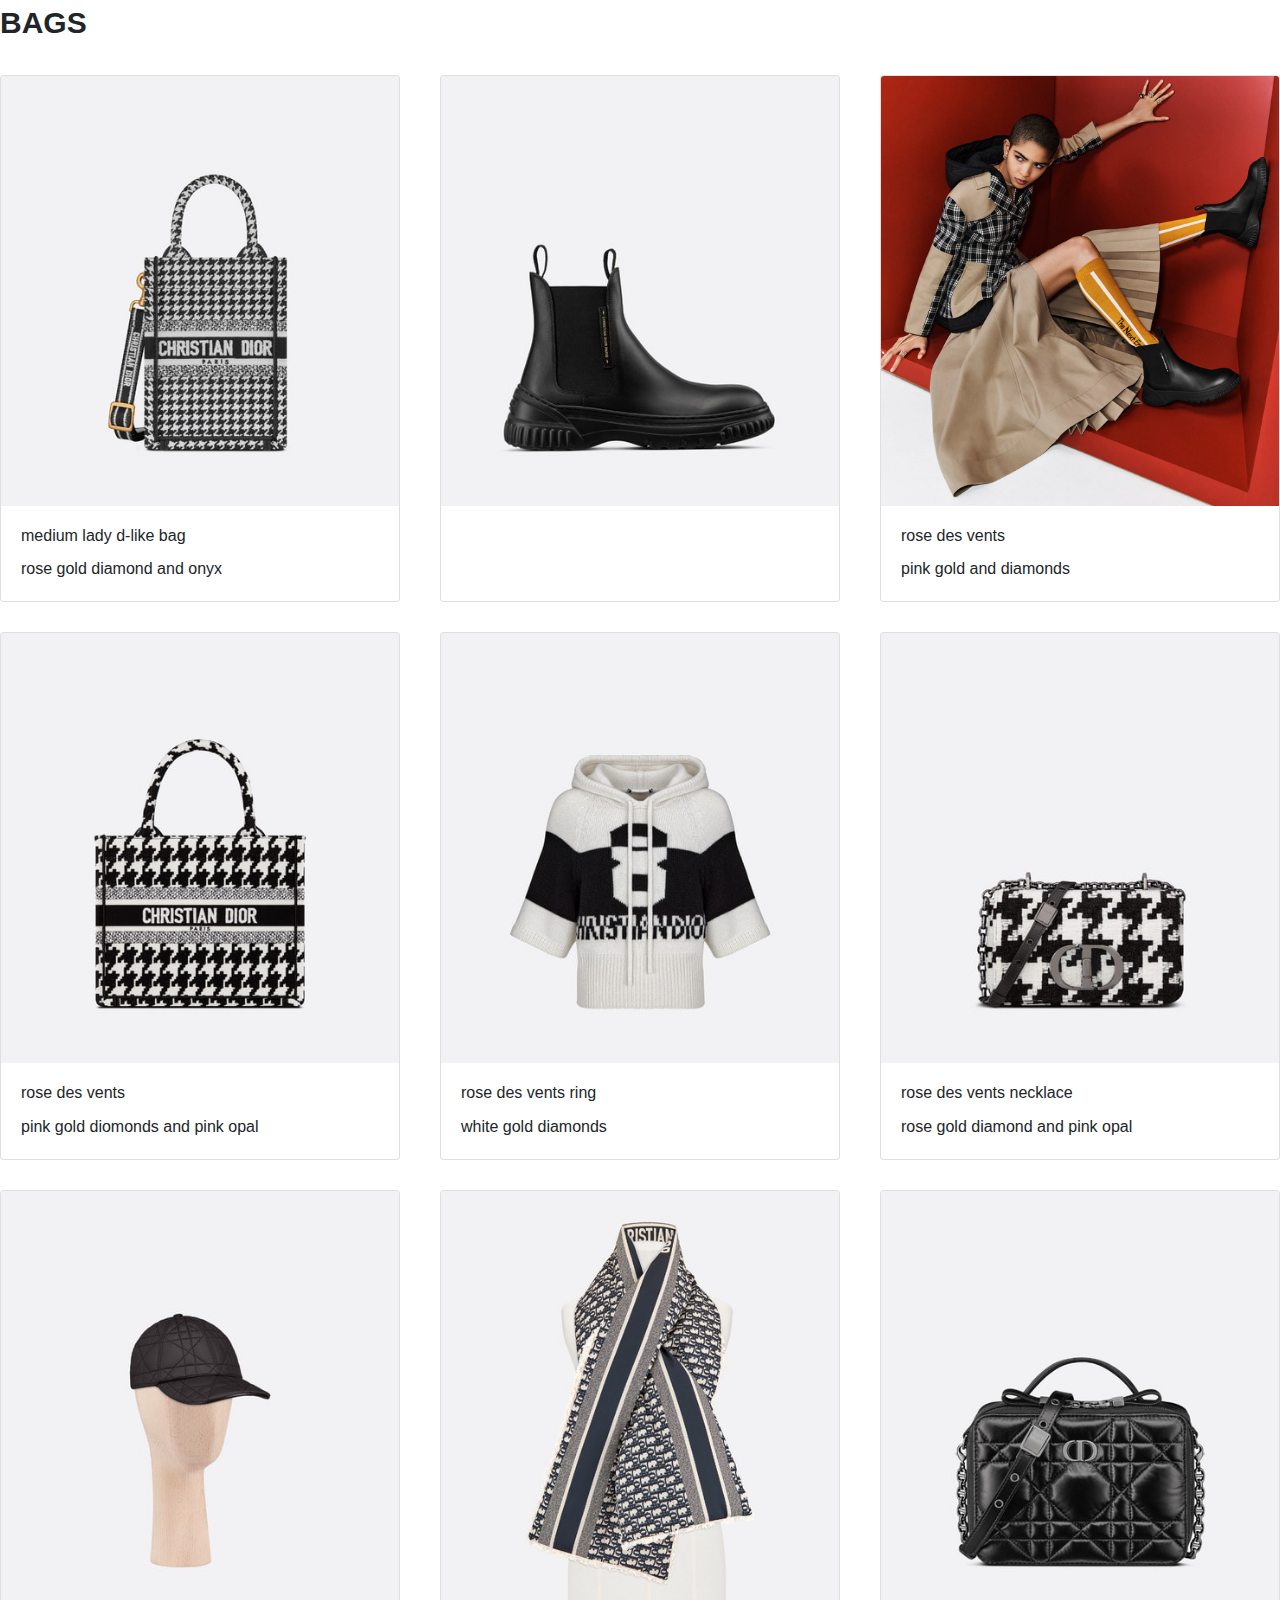
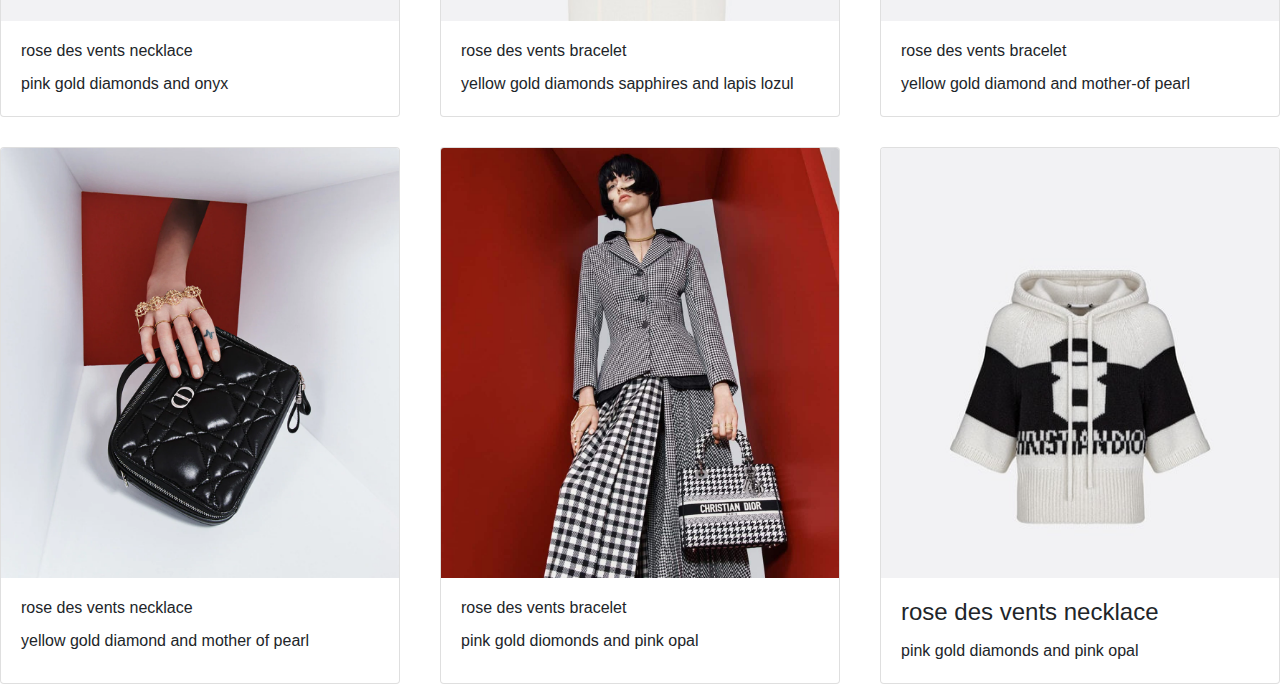
<file: HTML/newbags.html>
<!DOCTYPE html>
<html lang="en">
<head>
    <meta charset="UTF-8">
    <meta http-equiv="X-UA-Compatible" content="IE=edge">
    <meta name="viewport" content="width=device-width, initial-scale=1.0">
    <title>Document</title>
        <!-- Latest compiled and minified CSS -->
<link rel="stylesheet" href="https://cdn.jsdelivr.net/npm/bootstrap@4.6.1/dist/css/bootstrap.min.css">

<!-- jQuery library -->
<script src="https://cdn.jsdelivr.net/npm/jquery@3.6.0/dist/jquery.slim.min.js"></script>

<!-- Popper JS -->
<script src="https://cdn.jsdelivr.net/npm/popper.js@1.16.1/dist/umd/popper.min.js"></script>

<!-- Latest compiled JavaScript -->
<script src="https://cdn.jsdelivr.net/npm/bootstrap@4.6.1/dist/js/bootstrap.bundle.min.js"></script>
<link rel="stylesheet" href="./CSS/newbag.css">
</head>
<body>
    <div class="body">
      <div class="bags">BAGS</div>
        <div class="new">
            <div class="card" style="width:400px">
                <img class="card-img-top" src="../IMAGES/12.jpg" alt="Card image">
                <div class="card-body">
                  <h6 class="card-title">medium lady d-like bag</h6>
                  <p class="card-text">rose gold diamond and onyx</p>
                  <!-- <a href="#" class="btn btn-primary">See Profile</a> -->
                </div>
            </div>
            <div class="card" style="width:400px">
                <img class="card-img-top" src="../IMAGES/13.jpg" alt="Card image">
                <div class="card-body">
                  <!-- <h6 class="card-title">DIORIZON HIKING SHOE</h6> -->
                  <!-- <p class="card-text">P</p> -->
                  <!-- <a href="#" class="btn btn-primary">See Profile</a> -->
                </div>
            </div>
            <div class="card" style="width:400px">
                <img class="card-img-top" src="../IMAGES/15.webp" alt="Card image">
                <div class="card-body">
                  <h6 class="card-title">rose des vents</h6>
                  <p class="card-text">pink gold and diamonds</p>
                  <!-- <a href="#" class="btn btn-primary">See Profile</a> -->
                </div>
            </div>
        </div>
        <div class="fake">
        <div class="card" style="width:400px">
            <img class="card-img-top" src="../IMAGES/20.jpg" alt="Card image">
            <div class="card-body">
              <h6 class="card-title">rose des vents</h6>
              <p class="card-text">pink gold diomonds and pink opal</p>
              <!-- <a href="#" class="btn btn-primary">See Profile</a> -->
            </div>
        </div>
        <div class="card" style="width:400px">
            <img class="card-img-top" src="../IMAGES/21.jpg" alt="Card image">
            <div class="card-body">
              <h6 class="card-title">rose des vents ring</h6>
              <p class="card-text">white gold diamonds</p>
              <!-- <a href="#" class="btn btn-primary">See Profile</a> -->
            </div>
        </div>
        <div class="card" style="width:400px">
            <img class="card-img-top" src="../IMAGES/22.jpg" alt="Card image">
            <div class="card-body">
              <h6 class="card-title">rose des vents necklace</h6>
              <p class="card-text"> rose gold diamond and pink opal</p>
              <!-- <a href="#" class="btn btn-primary">See Profile</a> -->
            </div>
        </div>
        </div>
        <div class="demy">
            <div class="card" style="width:400px">
                <img class="card-img-top" src="../IMAGES/23.jpg" alt="Card image">
                <div class="card-body">
                  <h6 class="card-title">rose des vents necklace</h6>
                  <p class="card-text">pink gold diamonds and onyx</p>
                  <!-- <a href="#" class="btn btn-primary">See Profile</a> -->
                </div>
            </div>
            <div class="card" style="width:400px">
                <img class="card-img-top" src="../IMAGES/25.jpg" alt="Card image">
                <div class="card-body">
                  <h6 class="card-title">rose des vents bracelet</h6>
                  <p class="card-text">yellow gold diamonds sapphires and lapis lozul</p>
                  <!-- <a href="#" class="btn btn-primary">See Profile</a> -->
                </div>
            </div>
            <div class="card" style="width:400px">
                <img class="card-img-top" src="../IMAGES/cutestbag6.jpg" alt="Card image">
                <div class="card-body">
                  <h6 class="card-title">rose des vents bracelet</h6>
                  <p class="card-text">yellow gold diamond and mother-of pearl</p>
                  <!-- <a href="#" class="btn btn-primary">See Profile</a> -->
                </div>
            </div>

        </div>
        <div class="david">
            <div class="card" style="width:400px">
                <img class="card-img-top" src="../IMAGES/handimg5.webp" alt="Card image">
                <div class="card-body">
                  <h6 class="card-title">rose des vents necklace</h6>
                  <p class="card-text">yellow gold diamond and mother of pearl</p>
                  <!-- <a href="#" class="btn btn-primary">See Profile</a> -->
                </div>
            </div>
            <div class="card" style="width:400px">
                <img class="card-img-top" src="../IMAGES/finemodel.jpg" alt="Card image">
                <div class="card-body">
                  <h6 class="card-title">rose des vents bracelet</h6>
                  <p class="card-text">pink gold diomonds and pink opal</p>
                  <!-- <a href="#" class="btn btn-primary">See Profile</a> -->
                </div>
            </div>
            <div class="card" style="width:400px">
                <img class="card-img-top" src="../IMAGES/21.jpg" alt="Card image">
                <div class="card-body">
                  <h4 class="card-title">rose des vents necklace</h4>
                  <p class="card-text">pink gold diamonds and pink opal</p>
                  <!-- <a href="#" class="btn btn-primary">See Profile</a> -->
                </div>
            </div>
        </div>
        
    </div>

    
</body>
</html
</file>
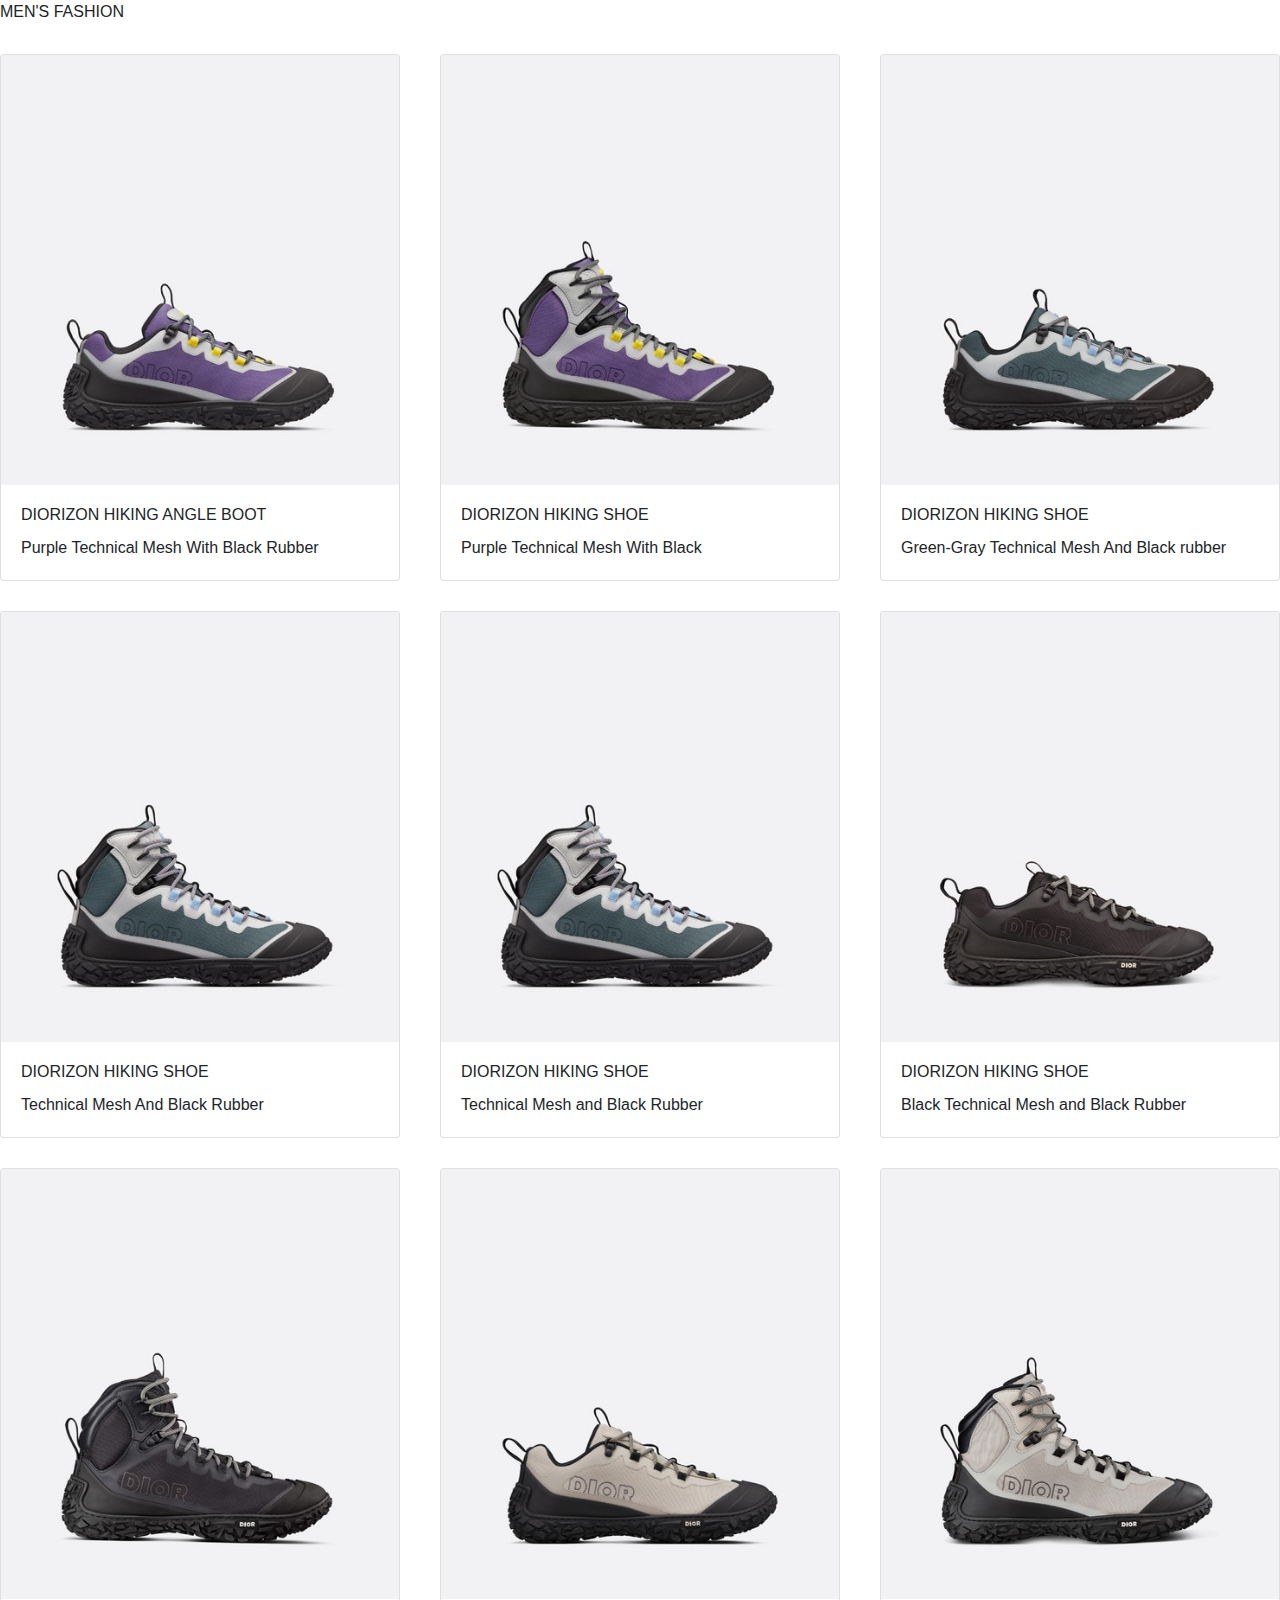
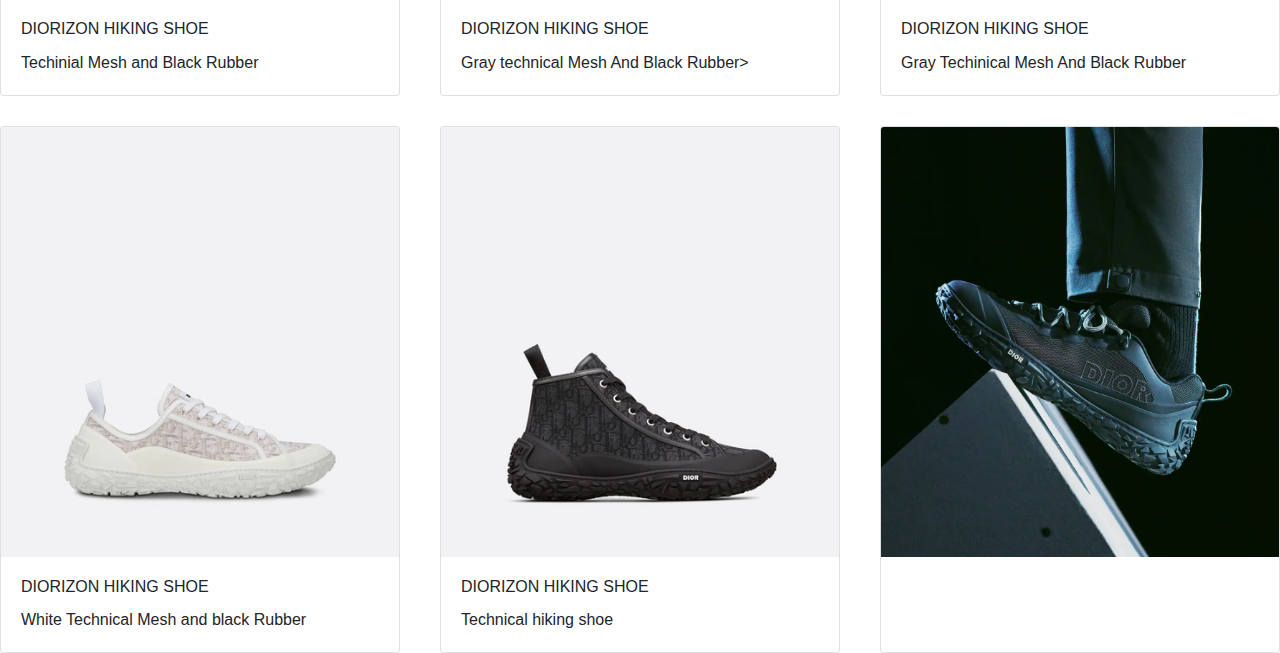
<file: HTML/newshoe.html>
<!DOCTYPE html>
<html lang="en">
<head>
    <meta charset="UTF-8">
    <meta http-equiv="X-UA-Compatible" content="IE=edge">
    <meta name="viewport" content="width=device-width, initial-scale=1.0">
    <title>Document</title>
      <!-- Latest compiled and minified CSS -->
<link rel="stylesheet" href="https://cdn.jsdelivr.net/npm/bootstrap@4.6.1/dist/css/bootstrap.min.css">

<!-- jQuery library -->
<script src="https://cdn.jsdelivr.net/npm/jquery@3.6.0/dist/jquery.slim.min.js"></script>

<!-- Popper JS -->
<script src="https://cdn.jsdelivr.net/npm/popper.js@1.16.1/dist/umd/popper.min.js"></script>

<!-- Latest compiled JavaScript -->
<script src="https://cdn.jsdelivr.net/npm/bootstrap@4.6.1/dist/js/bootstrap.bundle.min.js"></script>
<link rel="stylesheet" href="./CSS/newbag.css">
</head>
<body>
    <div class="body">
      <div class="do">MEN'S FASHION</div>
     
        <div class="new">
            <div class="card" style="width:400px">
                <img class="card-img-top" src="../IMAGES/shoe1.jpg" alt="Card image">
                <div class="card-body">
                  <h6 class="card-title">DIORIZON HIKING ANGLE BOOT</h6>
                  <p class="card-text">Purple Technical Mesh With Black Rubber</p>
                  <!-- <a href="#" class="btn btn-primary">See Profile</a> -->
                </div>
            </div>
          
            <div  class="card"  style="width:400px">
                <img class="card-img-top" src="../IMAGES/shoe2.jpg" alt="Card image">
                <div class="card-body">
                  <h6 class="card-title">DIORIZON HIKING SHOE</h6>
                  <p class="card-text">Purple Technical Mesh With Black</p>
                  <!-- <a href="#" class="btn btn-primary">See Profile</a> -->
                </div>
            </div>
         
            <div class="card" style="width:400px">
                <img class="card-img-top" src="../IMAGES/shoe3.jpg" alt="Card image">
                <div class="card-body">
                  <h6 class="card-title">DIORIZON HIKING SHOE</h6>
                  <p class="card-text">Green-Gray Technical Mesh And Black rubber</p>
                  <!-- <a href="#" class="btn btn-primary">See Profile</a> -->
                </div>
            </div>
        </div>
        <div class="fake">
        <div class="card" style="width:400px">
            <img class="card-img-top" src="../IMAGES/shoe4.jpg" alt="Card image">
            <div class="card-body">
              <h6 class="card-title">DIORIZON HIKING SHOE</h6>
              <p class="card-text">Technical Mesh And Black Rubber</p>
              <!-- <a href="#" class="btn btn-primary">See Profile</a> -->
            </div>
        </div>
        <div class="card" style="width:400px">
            <img class="card-img-top" src="../IMAGES/shoe4.jpg" alt="Card image">
            <div class="card-body">
              <h6 class="card-title">DIORIZON HIKING SHOE</h6>
              <p class="card-text">Technical Mesh and Black Rubber</p>
              <!-- <a href="#" class="btn btn-primary">See Profile</a> -->
            </div>
        </div>
        <div class="card" style="width:400px">
            <img class="card-img-top" src="../IMAGES/shoe6.jpg" alt="Card image">
            <div class="card-body">
              <h6 class="card-title">DIORIZON HIKING SHOE</h6>
              <p class="card-text"> Black Technical Mesh and Black Rubber</p>
              <!-- <a href="#" class="btn btn-primary">See Profile</a> -->
            </div>
        </div>
        </div>
        <div class="demy">
            <div class="card" style="width:400px">
                <img class="card-img-top" src="../IMAGES/shoe7.jpg" alt="Card image">
                <div class="card-body">
                  <h6 class="card-title">DIORIZON HIKING SHOE</h6>
                  <p class="card-text">Techinial Mesh and Black Rubber</p>
                  <!-- <a href="#" class="btn btn-primary">See Profile</a> -->
                </div>
            </div>
            <div class="card" style="width:400px">
                <img class="card-img-top" src="../IMAGES/shoe8.jpg" alt="Card image">
                <div class="card-body">
                  <h6 class="card-title">DIORIZON HIKING SHOE</h6>
                  <p class="card-text">Gray technical Mesh And Black Rubber>
                  <!-- <a href="#" class="btn btn-primary">See Profile</a> -->
                </div>
            </div>
            <div class="card" style="width:400px">
                <img class="card-img-top" src="../IMAGES/shoe9.jpg" alt="Card image">
                <div class="card-body">
                  <h6 class="card-title">DIORIZON HIKING SHOE</h6>
                  <p class="card-text"> Gray Techinical Mesh And Black Rubber</p>
                  <!-- <a href="#" class="btn btn-primary">See Profile</a> -->
                </div>
            </div>

        </div>
        <div class="david">
            <div class="card" style="width:400px">
                <img class="card-img-top" src="../IMAGES/shoe10.jpg" alt="Card image">
                <div class="card-body">
                  <h6 class="card-title">DIORIZON HIKING SHOE</h6>
                  <p class="card-text"> White Technical Mesh and black Rubber</p>
                  <!-- <a href="#" class="btn btn-primary">See Profile</a> -->
                </div>
            </div>
            <div class="card" style="width:400px">
                <img class="card-img-top" src="../IMAGES/shoe11.jpg" alt="Card image">
                <div class="card-body">
                  <h6 class="card-title">DIORIZON HIKING SHOE</h6>
                  <p class="card-text">Technical hiking shoe</p>
                  <!-- <a href="#" class="btn btn-primary">See Profile</a> -->
                </div>
            </div>
            <div class="card" style="width:400px">
                <img class="card-img-top" src="../IMAGES/shoe5.webp" alt="Card image">
                <div class="card-body">
                  <!-- <h4 class="card-title">DIORIZON</h4> -->
                  <!-- <p class="card-text">TEC</p> -->
                  <!-- <a href="#" class="btn btn-primary">See Profile</a> -->
                </div>
              </div>
        </div>
        
    </div>
    
</body>
</html>
</file>
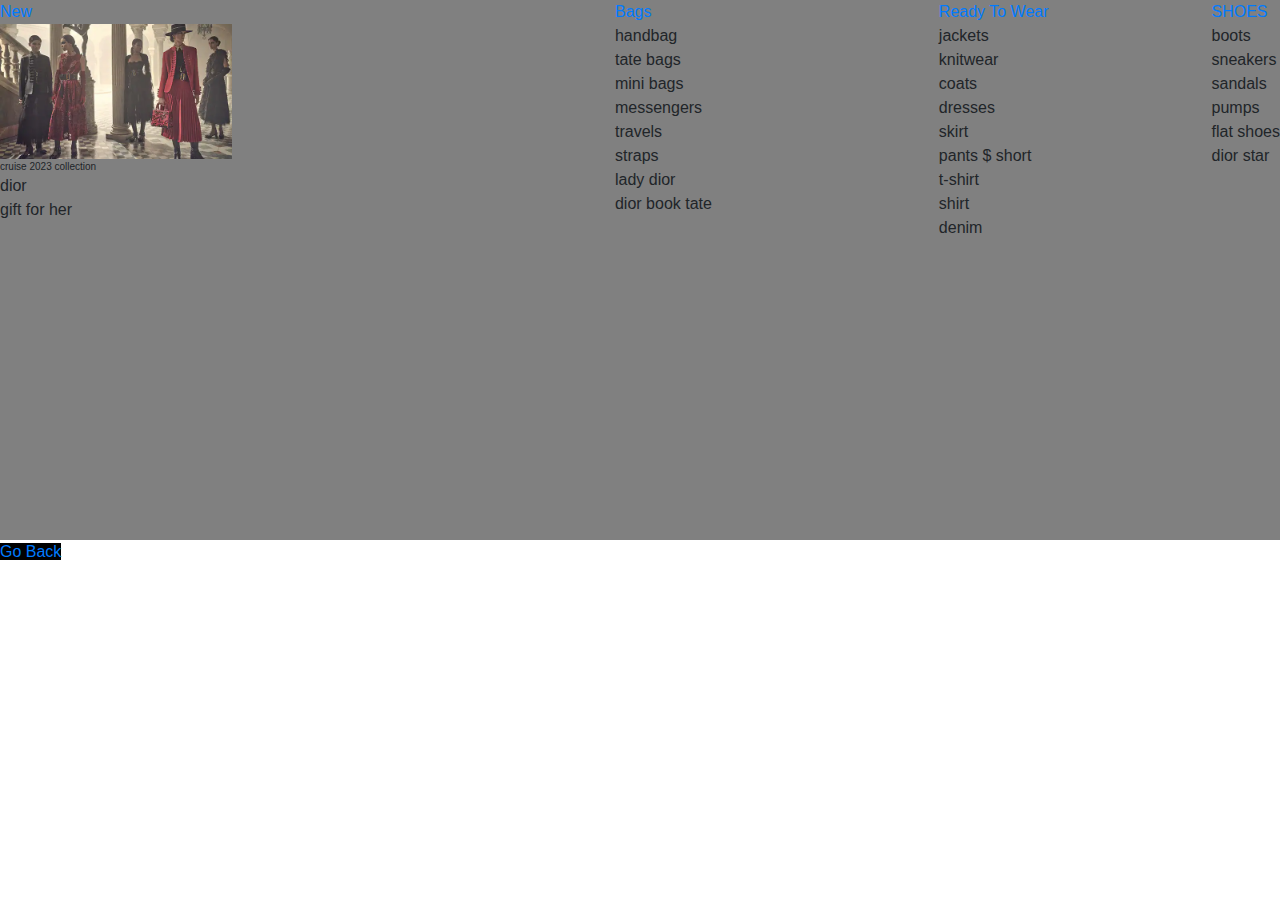
<file: HTML/up.html>
<!DOCTYPE html>
<html lang="en">
<head>
    <meta charset="UTF-8">
    <meta http-equiv="X-UA-Compatible" content="IE=edge">
    <meta name="viewport" content="width=device-width, initial-scale=1.0">
    <title>Document</title>
     <!-- Latest compiled and minified CSS -->
<link rel="stylesheet" href="https://cdn.jsdelivr.net/npm/bootstrap@4.6.1/dist/css/bootstrap.min.css">

<!-- jQuery library -->
<script src="https://cdn.jsdelivr.net/npm/jquery@3.6.0/dist/jquery.slim.min.js"></script>

<!-- Popper JS -->
<script src="https://cdn.jsdelivr.net/npm/popper.js@1.16.1/dist/umd/popper.min.js"></script>

<!-- Latest compiled JavaScript -->
<script src="https://cdn.jsdelivr.net/npm/bootstrap@4.6.1/dist/js/bootstrap.bundle.min.js"></script>
    <link rel="stylesheet" href="./CSS/up.css">
</head>
<body>
    <div class="body">
        <div class="nawa d-flex justify-content-between collapse ">
            <div>
            <div><a href="">New</a></div>
            <!-- <a href="">New</a> -->
            <img src="../IMAGES/nawa1.webp" alt="" width="40%">
            <div class="small">cruise 2023 collection</div>
            <div>dior </div>
           
            gift for her
        </div>
           
            <div class="ize">
                <a href="">Bags</a>
                <div>handbag</div>
                <div>tate bags</div>
                <div>mini bags</div>
                <div>messengers</div>
                <div>travels</div>
                <div>straps</div>
                <div>lady dior</div>
                <div>dior book tate</div>
                <div></div>
            </div>
            
            <div class="ready">
                <a href="">Ready To Wear</a>
                <div>jackets</div>
                <div>knitwear</div>
                <div>coats</div>
                <div>dresses</div>
                <div>skirt</div>
                <div>pants $ short</div>
                <div>t-shirt</div>
                <div>shirt</div>
                <div>denim</div>
                <div></div>
            </div>
            <div>
                <a href="">SHOES</a>
                <div>boots</div>
                <div>sneakers</div>
                <div>sandals</div>
                <div>pumps</div>
                <div>flat shoes</div>
                <div>dior star</div>
            </div>

        </div>
       
    </div>
    <a  class="page" href="./HTML/index.html"> Go Back</a>


    
</body>
</html>
</file>
<file: HTML/CSS/dior.css>
html,
body {
  padding: 0px;
  margin: 0px;
  /* overflow: hidden; */
}
.head {
  width: 100%;
  height: 80px;
  border: 1px solid white;
  display: flex;
  justify-content: space-around;
  align-items: center;
  /* position: fixed; */
  /* background-color: red; */
}
.dark {
  border: none;
  border-bottom: 1px solid black;
  outline: none;
  /* margin-right: 20px; */
}
.kill {
  /* background-color: red; */
  overflow: hidden;
}
.jam {
  overflow: scroll;
}

.header2 {
  width: 100%;
  height: 80px;
  border: 1px solid rgba(128, 128, 128, 0.478);
  display: flex;
  justify-content: space-around;
  /* position: ; */
  /* text-decoration: none; */
}
.num a {
  text-decoration: none;
  color: black;
}

.diortext {
  font-size: 40px;
  margin-right: 30%;
  /* font-weight: 400; */
  font-weight: bold;
}

.roqueeb {
  margin-left: 10px;
}
.head2 {
  display: flex;
  justify-content: space-around;
  position: relative;
}
/* 
.dad{
    display: flex;
    justify-content:space-between ;
    gap: 10px;
    align-items: center;
    width: inherit;
    font-size: 15px;

    
}
.content{
    height: 100vh;
    /* overflow: scroll; */
/* z-index: 2; */

.content1 {
  display: flex;
  width: 100%;
  height: fit-content;
  /* position: relative; */
  border: 1px solid black;
  /* height: 100vh; */
}
.content1 .first,
.second {
  width: 50%;
  background-color: antiquewhite;
  height: 80vh;
  background-size: contain;
  background-repeat: no-repeat;
  /* overflow-y: scroll; */
}
.first {
  background-image: url(../IMAGES/cdc-dispatch12_1440_1200.webp);
  text-align: center;
  margin: auto;
  display: flex;
  align-items: center;
  justify-content: center;
  /* text-decoration: none; */
  /* background-color: aquamarine; */
}
.first1 {
  /* content: url(fg); */
  height: 80vh;
  position: absolute;
  width: 70%;
  opacity: 0.5;
  background-color: grey;
  display: none;
}
.first:hover .first1 {
  display: inherit;
}

.second {
  background-image: url(../IMAGES/pcd-dispatch21_1440_1200.webp);
}

.note {
  background-image: url(../IMAGES/cdc-dispatch12_1440_1200.webp);
  width: 50%;
  height: 650px;
  background-size: contain;
  background-repeat: no-repeat;
  display: flex;
  justify-content: center;
  align-items: center;
  color: white;
  display: flex;
  justify-content: space-around;
  font-size: 20px;
}

.down {
  margin-top: 90px;
}
.note:hover {
  width: 60%;
  background-color: whitesmoke;
  color: antiquewhite;
}

.noteb:hover {
  width: 40%;
}
.sucks {
  position: absolute;
  width: 200%;
  height: 200px;
  background-color: blue;
  display: none;
  margin-top: 25px;
  font-size: 15px;
}
.yetty {
  justify-content: space-between;
  display: flex;
  font-size: 15px;
  width: inherit;
  gap: 10px;
}
.m:hover .sucks {
  display: inherit;
}
.mum {
  position: absolute;
  width: 200%;
  height: 200px;
  display: none;
  color: black;
  margin-top: 25px;
}
.z:hover .mum {
  display: inherit;
}
.noteb {
  background-image: url(../IMAGES/pcd-dispatch21_1440_1200.webp);
  width: 50%;
  height: 650px;
  background-size: contain;
  background-repeat: no-repeat;
  display: flex;
  justify-content: center;
  align-items: center;
  color: white;
  font-size: 20px;
}
.header2 {
  font-size: 15px;
  font-weight: bold;
  align-items: center;
}
@media (max-width: 1200px) {
  .header2.hide1 {
    display: none;
  }
}
.dior {
  font-size: 10px;
}
.drop {
  background-color: red;
  width: 200%;
  height: 200px;
  position: absolute;
  display: none;
}
.a:hover .drop {
  display: inherit;
}
.nope {
  background-color: red;
  width: 200%;
  height: 200px;
  position: absolute;
  display: none;
}
.b:hover .nope {
  display: inherit;
}
.yes {
  background-color: red;
  width: 200%;
  position: absolute;
  height: 200px;
  display: none;
}
.c:hover .yes {
  display: inherit;
}
.no {
  position: absolute;
  display: none;
  background-color: red;
  width: 200%;
  height: 100px;
  /* }
.name{
    position: absolute;
    left: 0px;
    display: none;
    background-color: red;
    width: 100%; */
  /* height: 100vh; */
}
/* .make{
    display: flex;
    justify-content: space-around;
    height: 200px; */

/* .d:hover .name{
    display: inherit; */

/* a:hover .no{
    display: inherit; */

.dior {
  font-size: 30px;
  margin-left: 150px;
  background-color: black;
}
.manual2 {
  display: flex;
  align-items: center;
  justify-content: center;
  position: relative;
  top: 150px;
  left: 0px;
  z-index: 1;

  /* position: relative; */
  /* top: 100px; */
}
.head a {
  text-decoration: none;
  color: black;
}
.phone a {
  /* text-decoration: none; */
  /* color: white; */
}
.phone1 a {
  /* text-decoration: none; */
  /* color: white; */
}

.give {
  height: 79vh;
  /* border: 1px solid black; */
  width: 100%;
  /* background-color: red; */
  display: flex;
}

@media (max-width: 865px) {
  .hide1 {
    display: none;
  }
  .r1 {
    display: none;
  }
  .roqueeb {
    display: none;
  }
  .hide {
    display: none;
  }
}
.none {
  display: flex;
  justify-content: space-between;
}

.phone {
  /* color: red; */
  width: 50%;
  height: 100%;
  background-image: url(../IMAGES/cdc-dispatch12_1440_1200.webp);
  background-size: contain;
  background-repeat: no-repeat;
  /* display: flex; */
  justify-content: center;
  align-items: center;
  /* border: 1px solid black; */
  color: white;
}
.phone1 {
  width: 50%;
  height: 100%;
  background-image: url(../IMAGES/pcd-dispatch21_1440_1200.webp);
  background-size: contain;
  background-repeat: no-repeat;
  color: white;
}

.calc {
  height: 70vh;
  width: 100%;
  /* background-color: red; */
  /* overflow: scroll; */
  margin-top: 30px;
}
.fulter {
  /* flex-wrap: wrap;    */
  display: flex;
  justify-content: space-around;
  /* font-size: 20px; */
  align-items: center;
  /* position: fixed; */
}

@media (max-width: 880px) {
  .fulter {
    overflow-x: scroll;
    display: flex;
    align-items: center;
    width: 100%;
    justify-content: space-between;
    flex-direction: column;
    padding: 10px;
    /* margin-top: 50%;   */
  }
  .fulter.h4 {
    font-size: 30px;
    /* background-color: red; */
  }
}
.content {
  margin-bottom: 10vh;
}
.brands {
  /* border-bottom: 1px solid red; */
  border: 0px;
  outline: 0px;
  background-color: none;
}
.noke {
  border: 0px;
  outline: 0px;
  background-color: none;
}
.move {
  display: flex;
  justify-content: space-between;
  margin-top: 4%;
}
.cap {
  /* margin-top: 20%; */
}
.contactUs {
  border-bottom: 1px solid black;
  width: 20%;
  /* margin-top: 20px; */
}
.menu {
  border-bottom: 1px solid black;
  width: 20%;
  /* margin-top: 20%; */
}
@media (max-width: 828px) {
}
.none .card:hover {
  transform: scale(1.1);
  transition: 1 ease;
  /* margin-top: -40px; */
}
</file>
<file: HTML/CSS/drestee.css>
.body{
    height: fit-content;
    width: 100%;

}
.new .card:hover {
    transform: scale(1.1);
    transition: 0.1 ease;
    /* background-color: red; */
  }
  .fake .card:hover {
    transform: scale(1.1);
    transition: 0.1 ease;
    /* background-color: red; */
  }
  .demy .card:hover {
    transform: scale(1.1);
    transition: 0.1 ease;
    /* background-color: red; */
  }
  .david .card:hover {
    transform: scale(1.1);
    transition: 0.1 ease;
    /* background-color: red; */
  }
.new{
    display: flex;
    /* margin-left: 20px; */
    justify-content: space-between;
    margin-top: 30px;
   }
   .fake{
    display: flex;
    justify-content: space-between;
    margin-top: 30px;
   }
   .demy{
    display: flex;
    justify-content: space-between;
    margin-top: 30px;
   }
   .david{
    display: flex;
    justify-content: space-between;
    margin-top: 30px;
   }
   .a{
    height: 10vh;
   }
   .new:hover{
    color: grey;
   }
   
   .dee{
    color: blue;
    font-weight: bold;
    margin-left: 150px;
    font-size: 30px;
   }
   @media (max-width:360px) {
    .new{
        display: block;
        width: 100%;
    }
    .fake{
        display: block;
        width:100%;
    }
    .demy{
        display: block;
        width: 100%;
    }
    .david{
        display: block;
        width: 100%;
    }
    
   }
</file>
<file: HTML/CSS/inside.css>
.body {
  width: 100%;
  height: fit-content;
  margin: 0, 30px;
  /* background-color: red; */
}
.love {
  /* font-size: 25px; */
  border-top-left-radius: 20px;
  border-top-right-radius: 20px;
  border-bottom-left-radius: 20px;
  border-bottom-right-radius: 20px;
  background-color: lightblue;
  box-shadow: 2px 2px 5px;
  font-size: 20px;
  height: 50px;
  width: 200px;
  margin-left: 18%;
  margin-top: 10px;

  /* padding: 30px; */
  /* left:20px; */
}
.finish {
  border-top-left-radius: 20px;
  border-top-right-radius: 20px;
  border-bottom-left-radius: 20px;
  border-bottom-right-radius: 20px;
  background-color: lightblue;
  box-shadow: 2px 2px 5px;
  font-size: 20px;
  height: 50px;
  width: 200px;
  margin-left: 18%;
  margin-top: 10px;
}
.demy {
  margin-top: 40px;
}
.tee {
  font-size: 30px;
  margin-left: 17%;
  margin-top: 10px;
}
.help {
  color: lightblue;
  margin-left: 17%;
}
.button {
  border-top-left-radius: 20px;
  border-top-right-radius: 20px;
  border-bottom-left-radius: 20px;
  border-bottom-right-radius: 20px;
  background-color: lightblue;
  box-shadow: 2px 2px 5px;
  font-size: 20px;
  height: 50px;
  width: 200px;
  margin-left: 18%;
  margin-top: 10px;
}
.web {
  margin-top: 40px;
}
.access {
  font-size: 30px;
  margin-left: 16%;
  margin-top: 10px;
}
.fash {
  color: lightblue;
}
.move {
  margin-top: 40px;
}
.nawa {
  border-top-left-radius: 20px;
  border-top-right-radius: 20px;
  border-bottom-left-radius: 20px;
  border-bottom-right-radius: 20px;
  height: 50px;
  width: 200px;
  background-color: lightblue;
  box-shadow: 2px 2px 5px;
  font-size: 20px;
  margin-left: 18%;
  margin-top: 10px;
}
.garden {
  font-size: 20px;
  margin-top: 10px;
  margin-left: 20%;
}
.increase {
  border-top-left-radius: 20px;
  border-top-right-radius: 20px;
  border-bottom-left-radius: 20px;
  border-bottom-right-radius: 20px;
  /* border-radius: 20px, 20px, 20px, 20px; */
  background-color: lightblue;
  box-shadow: 2px 2px 5px;
  font-size: 20px;
  border: 0px;
  color: black;
  height: 50px;
  width: 200px;
  margin-left: 18%;
  margin-top: 1%;
}
.maison {
  color: lightblue;
  margin-left: 20%;
}
.wonder {
  border-top-left-radius: 20px;
  border-top-right-radius: 20px;
  border-bottom-left-radius: 20px;
  border-bottom-right-radius: 20px;
  background-color: lightblue;
  box-shadow: 2px 2px 5px;
  font-size: 20px;
  height: 50px;
  width: 200px;
  margin-left: 18%;
  margin-top: 1%;
}
.src {
  margin-top: 40px;
}
.rose {
  font-size: 30px;
  margin-left: 16%;
  margin-top: 10px;
}
.color {
  color: lightblue;
  margin-left: 17%;
}
.hate {
  margin-top: 40px;
}
.ant {
  font-size: 30px;
  margin-left: 10%;
  margin-top: 20px;
}
.women {
  color: lightblue;
  margin-left: 10%;
}

.zone {
  font-size: 30px;
  margin-left: 20%;
  margin-top: 10px;
}
.men {
  color: lightblue;
  font-size: 15px;
  margin-left: 20%;
}
.money {
  margin-top: 40px;
}
</file>
<file: HTML/CSS/jewelry.css>
.body{
    height: fit-content;
    width: 100%;

}
.new .card:hover {
    transform: scale(1.1);
    transition: 0.1 ease;
    margin-top: 30px;
    /* background-color: red; */
  }
  .fake .card:hover {
    transform: scale(1.1);
    transition: 0.1 ease;
    /* margin-top: 29px; */
    /* background-color: red; */
  }
  .demy .card:hover {
    transform: scale(1.1);
    transition: 0.1 ease;
    margin-top: 30px;
    /* background-color: red; */
  }
  .david .card:hover {
    transform: scale(1.1);
    transition: 0.1 ease;
    margin-top: 40px;
    /* background-color: red; */
  }
.new{
    display: flex;
    /* margin-left: 20px; */
    justify-content: space-between;
    margin-top: 30px;
   }
   .fake{
    display: flex;
    justify-content: space-between;
    margin-top: 30px;
   }
   .demy{
    display: flex;
    justify-content: space-between;
    margin-top: 30px;
   }
   .david{
    display: flex;
    justify-content: space-between;
    margin-top: 30px;
   }
   .mam{
    font-size: 30px;
    font-weight: bold;
    color:black;
    /* margin-left: 30px; */
   }
   @media (max-width:360px) {
    .new{
        display: block;
        width: 100%;
    }
    .fake{
        display: block;
        width: 100%;
    }
    .david{
        display: block;
        width: 100%;
    }
    .demy{
        display: block;
        width: 100%;
    }
    
   }
</file>
<file: HTML/CSS/newbag.css>
.body{
    height: fit-content;
    width: 100%;

}
.new{
    display: flex;
    /* margin-left: 20px; */
    justify-content: space-between;
    margin-top: 30px;
   }
   .fake{
    display: flex;
    justify-content: space-between;
    margin-top: 30px;
   }
   .demy{
    display: flex;
    justify-content: space-between;
    margin-top: 30px;
   }
   .david{
    display: flex;
    justify-content: space-between;
    margin-top: 30px;
   }
  
  
   @media (max-width:360px) {
    .new{
        display: block;
        width: 100%;
    }
    .fake{
        display: block;
        width: 100%;
    }
    .demy{
        display: block;
        width: 100%;
    }
    .david{
        display: block;
        width: 100%;
    }
   
   }
   .bags{
    font-size: 30px;
    font-weight: bold;
   }
   .new .card:hover {
    transform: scale(1.1);
    transition: 0.1 ease;
    /* background-color: red; */
  }
  .fake .card:hover {
    transform: scale(1.1);
    transition: 0.1 ease;
    /* background-color: red; */
  }
  .demy .card:hover {
    transform: scale(1.1);
    transition: 0.1 ease;
    /* background-color: red; */
  }
  .david .card:hover {
    transform: scale(1.1);
    transition: 0.1 ease;
    /* background-color: red; */
  }
</file>
<file: HTML/CSS/up.css>
html,body{
    padding: 0px;
    margin: 0px;
}
.body{
    width: 100%;
    height: 60vh;
    background-color:gray;
}
.nawa{

}
.small{
    font-size: 10px;
}
.ize{
    margin-right: 15%;
}
.ready{
    margin-right: 10%;
}
.page{
    width: 30%;
    height: 30vh;
    background-color: black;
    margin-top: 50px;
    /* font-size: 30px; */
    /* text-decoration: white; */
}
</file>
